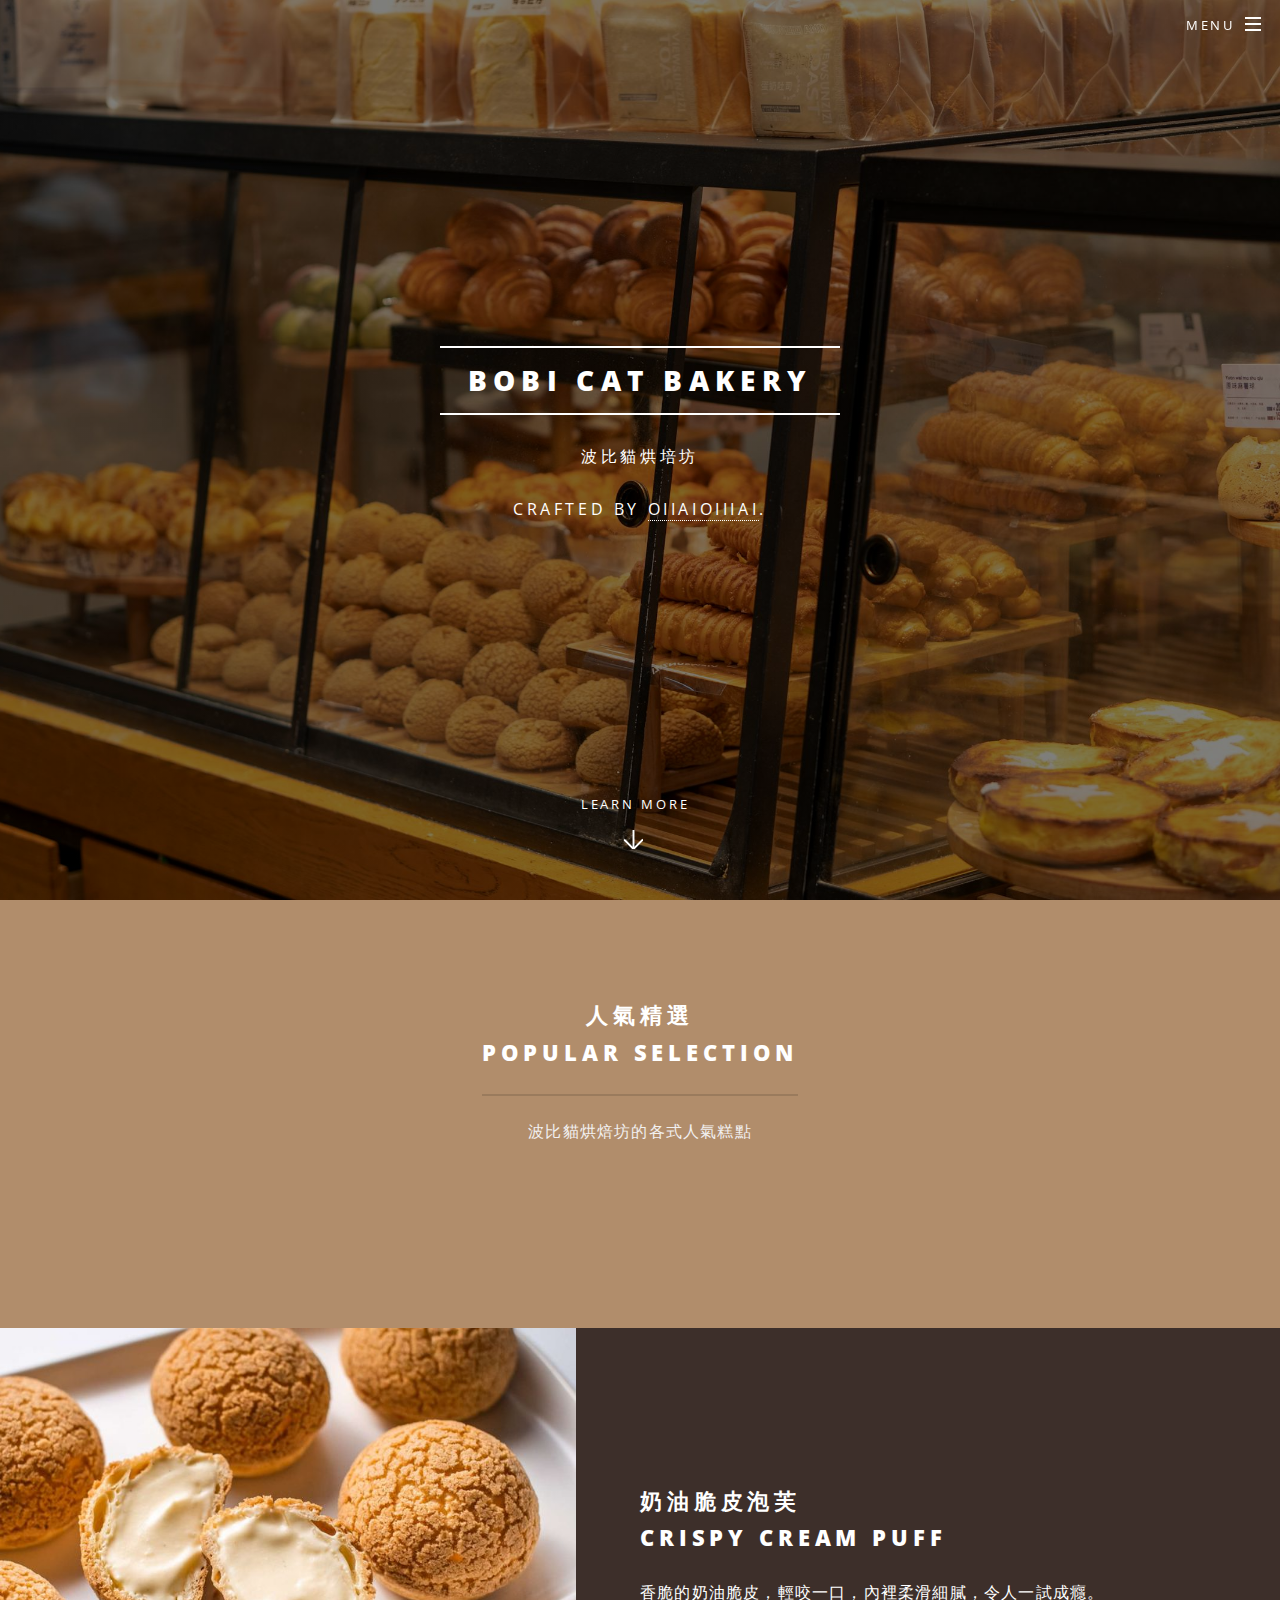
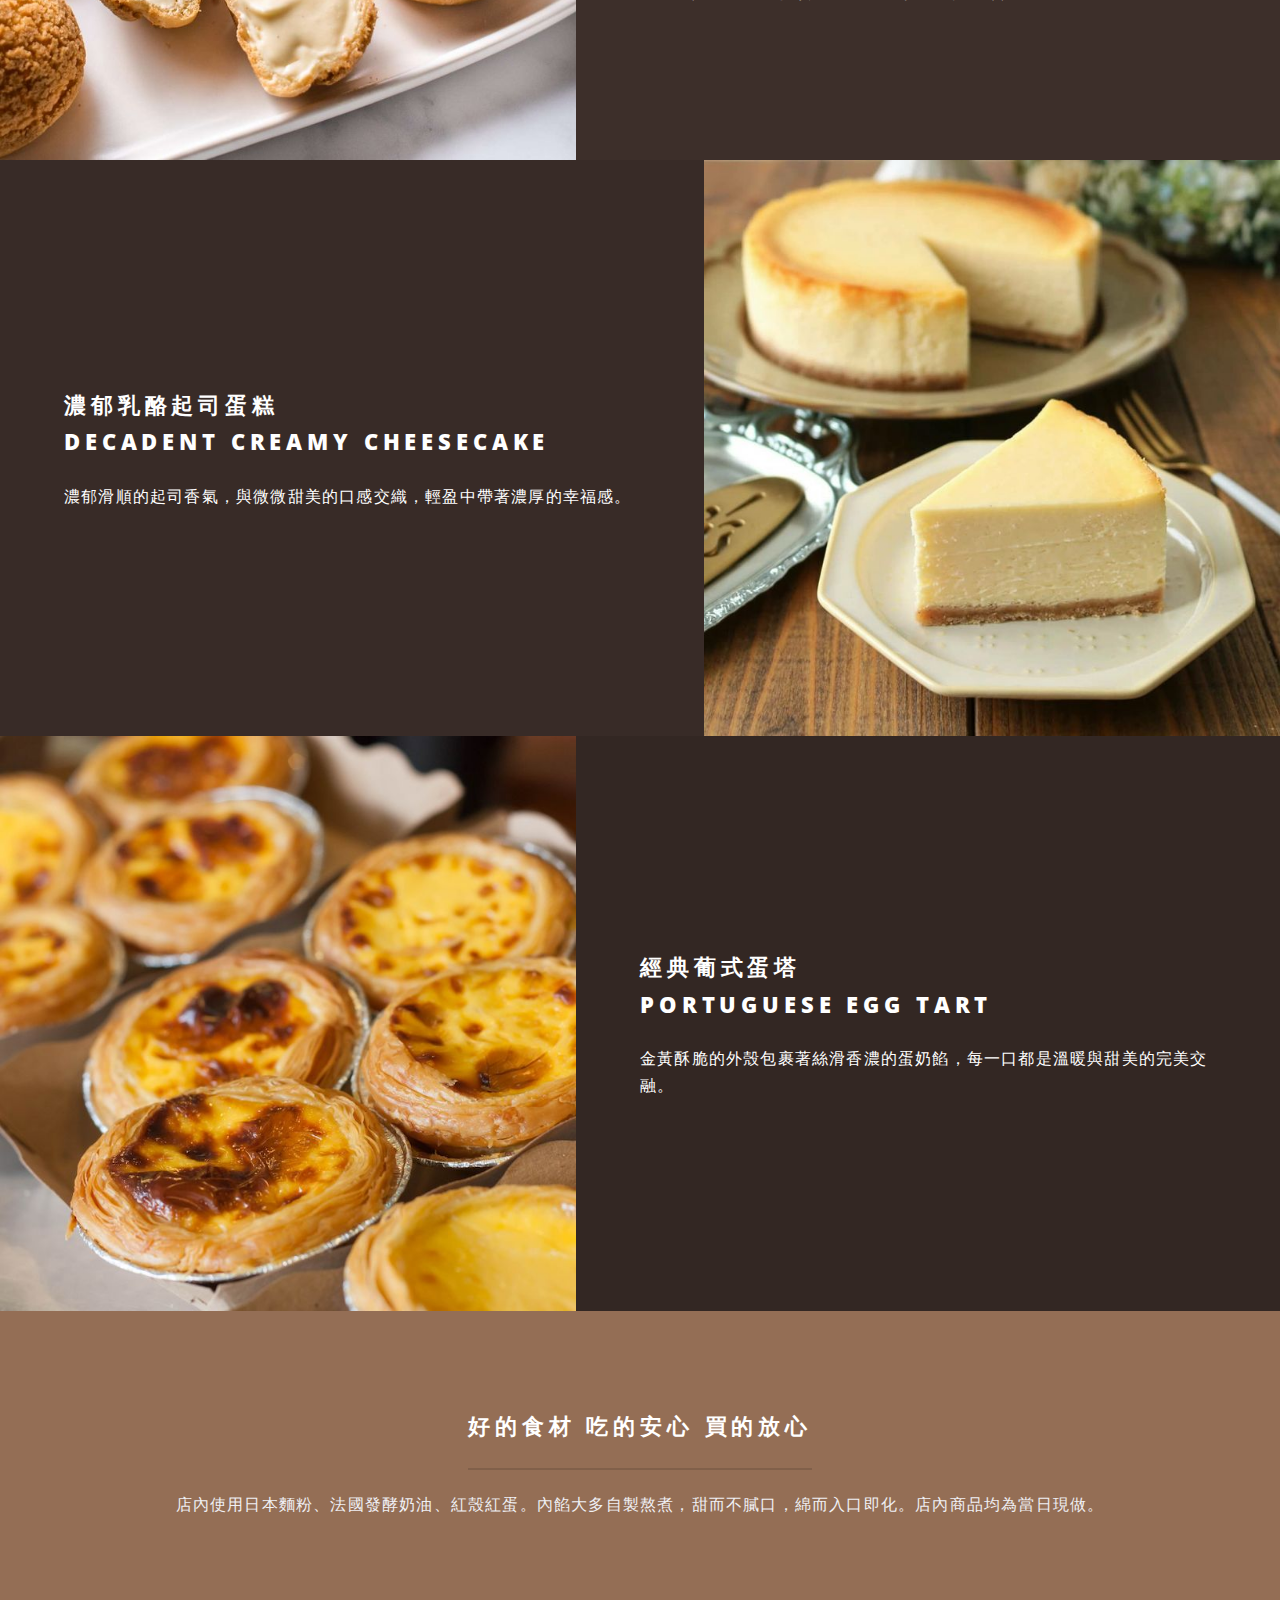
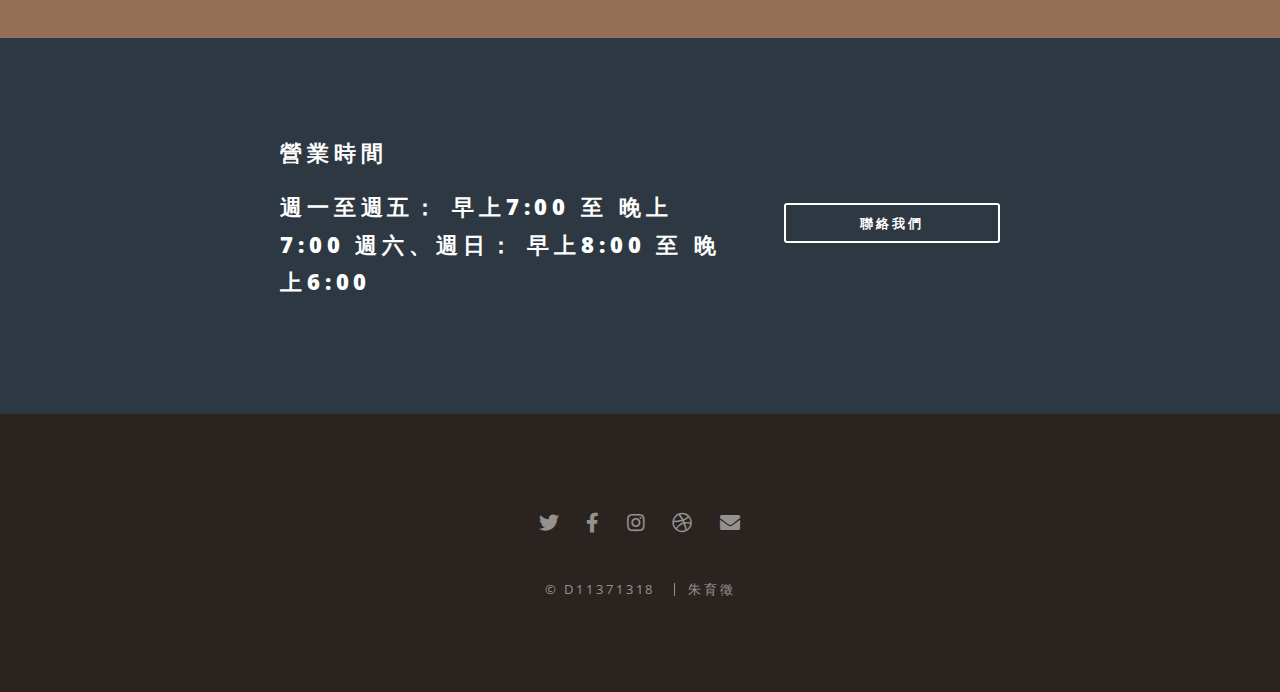
<file: endterm-20250103T071335Z-001/endterm/index.html>
<!DOCTYPE HTML>
<!--
	Spectral by HTML5 UP
	html5up.net | @ajlkn
	Free for personal and commercial use under the CCA 3.0 license (html5up.net/license)
-->
<html>

<head>
	<title>BOBI BAKERY</title>
	<meta charset="utf-8" />
	<meta name="viewport" content="width=device-width, initial-scale=1, user-scalable=no" />
	<link rel="stylesheet" href="assets/css/main.css" />
	<noscript>
		<link rel="stylesheet" href="assets/css/noscript.css" />
	</noscript>
</head>

<body class="landing is-preload">

	<!-- Page Wrapper -->
	<div id="page-wrapper">

		<!-- Header -->
		<header id="header" class="alt">
			<h1><a href="index.html">bobi cat</a></h1>
			<nav id="nav">
				<ul>
					<li class="special">
						<a href="#menu" class="menuToggle"><span>Menu</span></a>
						<div id="menu">
							<ul>
								<li><a href="index.html">首頁</a></li>
								<li><a href="generic.html">關於我們</a></li>
								<li><a href="elements.html">麵包類</a></li>
								<li><a href="cake.html">Q&A 常見問題</a></li>
								<li><a href="contact.html">聯絡方式</a></li>
								
							</ul>
						</div>
					</li>
				</ul>
			</nav>
		</header>

		<!-- Banner -->
		<section id="banner">
			<div class="inner">
				<h2>BOBI CAT BAKERY</h2>
				<p>波比貓烘培坊<br />
					<br />
					crafted by <a href="https://www.youtube.com/watch?v=CXJJDxg7Mos">oiiaioiiiai</a>.</p>
				
			</div>
			<a href="#one" class="more scrolly">Learn More</a>
		</section>

		<!-- One -->
		<section id="one" class="wrapper style1 special">
			<div class="inner">
				<header class="major">
					<h2>人氣精選<br />
						popular selection</h2>
					<p>波比貓烘焙坊的各式人氣糕點</p>
				</header>
				<ul class="icons major">
					
					
					
				</ul>
			</div>
		</section>

		<!-- Two -->
		<section id="two" class="wrapper alt style2">
			<section class="spotlight">
				<div class="image"><img src="images/pic01.jpg" alt="" /></div>
				<div class="content">
					<h2>奶油脆皮泡芙<br />
						Crispy Cream Puff</h2>
					<p>香脆的奶油脆皮，輕咬一口，內裡柔滑細膩，令人一試成癮。</p>
				</div>
			</section>
			<section class="spotlight">
				<div class="image"><img src="images/pic02.jpg" alt="" /></div>
				<div class="content">
					<h2>濃郁乳酪起司蛋糕<br />
						Decadent Creamy Cheesecake</h2>
					<p>濃郁滑順的起司香氣，與微微甜美的口感交織，輕盈中帶著濃厚的幸福感。</p>
				</div>
			</section>
			<section class="spotlight">
				<div class="image"><img src="images/pic03.jpg" alt="" /></div>
				<div class="content">
					<h2>經典葡式蛋塔<br />
						Portuguese Egg Tart</h2>
					<p>金黃酥脆的外殼包裹著絲滑香濃的蛋奶餡，每一口都是溫暖與甜美的完美交融。</p>
				</div>
			</section>
		</section>

		<!-- Three -->
		<section id="three" class="wrapper style3 special">
			<div class="inner">
				<header class="major">
					<h2>好的食材 吃的安心 買的放心</h2>
					<p>店內使用日本麵粉、法國發酵奶油、紅殼紅蛋。內餡大多自製熬煮，甜而不膩口，綿而入口即化。店內商品均為當日現做。</p>
				
					</li>
				</ul>
			</div>
		</section>

		<!-- CTA -->
		<section id="cta" class="wrapper style4">
			<div class="inner">
				<header>
					<h2>營業時間<h2>
					<p>週一至週五： 早上7:00 至 晚上7:00
						週六、週日： 早上8:00 至 晚上6:00</p>
				</header>
				<ul class="actions stacked">
					<br>
					<br>
					
					<li><a href="contact.html" class="button fit">聯絡我們</a></li>
				</ul>
			</div>
		</section>

		<!-- Footer -->
		<footer id="footer">
			<ul class="icons">
				<li><a href="https://x.com/yyuu_zzz" class="icon brands fa-twitter" target="_blank"><span class="label">Twitter</span></a></li>
				<li><a href="https://www.facebook.com/yu.zheng.52056223" class="icon brands fa-facebook-f"  target="_blank"><span class="label">Facebook</span></a></li>
				<li><a href="https://www.instagram.com/yuzzz_chu/" class="icon brands fa-instagram"  target="_blank"><span class="label">Instagram</span></a></li>
				<li><a href="https://dribbble.com/" class="icon brands fa-dribbble" target="_blank"><span class="label" >Dribbble</span></a></li>
				<li><a href="https://workspace.google.com/intl/zh-TW/gmail/" class="icon solid fa-envelope"  target="_blank"><span class="label">Email</span></a></li>
			</ul>
			<ul class="copyright">
				<li>&copy; D11371318
				</li>
				<li>朱育徵</a></li>
			</ul>
		</footer>

	</div>

	<!-- Scripts -->
	<script src="assets/js/jquery.min.js"></script>
	<script src="assets/js/jquery.scrollex.min.js"></script>
	<script src="assets/js/jquery.scrolly.min.js"></script>
	<script src="assets/js/browser.min.js"></script>
	<script src="assets/js/breakpoints.min.js"></script>
	<script src="assets/js/util.js"></script>
	<script src="assets/js/main.js"></script>

</body>

</html>
</file>
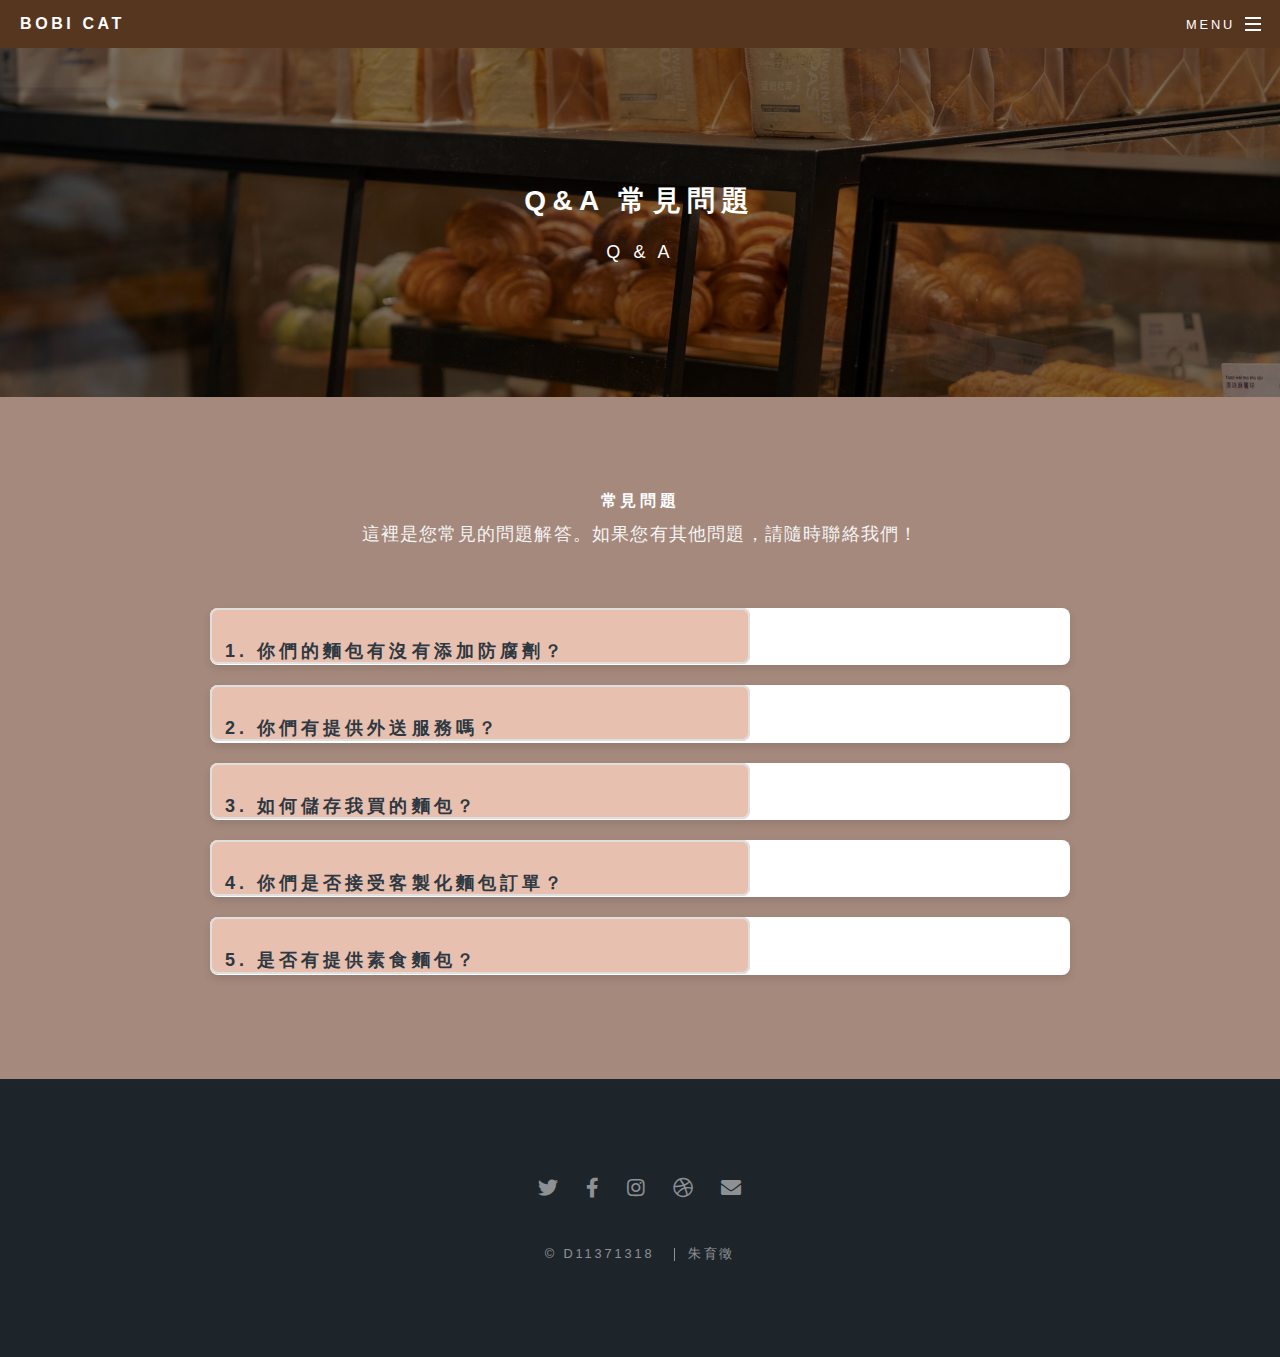
<file: endterm-20250103T071335Z-001/endterm/cake.html>
<!DOCTYPE HTML>
<!--
	Spectral by HTML5 UP
	html5up.net | @ajlkn
	Free for personal and commercial use under the CCA 3.0 license (html5up.net/license)
-->
<html>
	<head>
		<title>BOBI CAT Q&A 常見問題</title>
		<meta charset="utf-8" />
		<meta name="viewport" content="width=device-width, initial-scale=1, user-scalable=no" />
		<link rel="stylesheet" href="assets/css/main.css" />
		<noscript><link rel="stylesheet" href="assets/css/noscript.css" /></noscript>
	</head>
	<body class="is-preload">

		<!-- Page Wrapper -->
			<div id="page-wrapper">

				<!-- Header -->
					<header id="header">
						<h1><a href="index.html">bobi cat</a></h1>
						<nav id="nav">
							<ul>
								<li class="special">
									<a href="#menu" class="menuToggle"><span>Menu</span></a>
									<div id="menu">
										<ul>
											<li><a href="index.html">首頁</a></li>
							            	<li><a href="generic.html">關於我們</a></li>
								            <li><a href="elements.html">麵包類</a></li>
							             	<li><a href="cake.html">Q&A 常見問題</a></li>
								            <li><a href="contact.html">聯絡方式</a></li>
											
										</ul>
									</div>
								</li>
							</ul>
						</nav>
					</header>

				<!-- Main -->
					<article id="main">
						<header>
							<h2>Q&A 常見問題</h2>
							<p>Q & A</p>
						</header>
						<section class="wrapper style5">
							<div class="inner">

							
<head>
    <meta charset="UTF-8">
    <meta name="viewport" content="width=device-width, initial-scale=1.0">
    <title>常見問題 | 麵包店</title>
    <link rel="stylesheet" href="styles.css"> <!-- 引用CSS樣式 -->
</head>
<body>
    <header>
        <h1>常見問題</h1>
        <p>這裡是您常見的問題解答。如果您有其他問題，請隨時聯絡我們！</p>
    </header>

    <section class="faq-container">
        <!-- 問題 1 -->
        <div class="faq-item">
            <button class="faq-question">1. 你們的麵包有沒有添加防腐劑？</button>
            <div class="faq-answer">
                <p>我們的麵包不含任何防腐劑，使用新鮮的天然原料製作，每日現做現賣。</p>
            </div>
        </div>

        <!-- 問題 2 -->
        <div class="faq-item">
            <button class="faq-question">2. 你們有提供外送服務嗎？</button>
            <div class="faq-answer">
                <p>您可以透過我們的網站或合作的外送平台進行訂購。</p>
            </div>
        </div>

        <!-- 問題 3 -->
        <div class="faq-item">
            <button class="faq-question">3. 如何儲存我買的麵包？</button>
            <div class="faq-answer">
                <p>我們建議您將麵包保存在密封袋中，並放置在陰涼乾燥處。若要保持更長時間的新鮮，可以將麵包冷凍保存。</p>
            </div>
        </div>

        <!-- 問題 4 -->
        <div class="faq-item">
            <button class="faq-question">4. 你們是否接受客製化麵包訂單？</button>
            <div class="faq-answer">
                <p>我們接受客製化訂單。無論是特殊口味或外型，我們都可以根據您的需求來製作。</p>
            </div>
        </div>

        <!-- 問題 5 -->
        <div class="faq-item">
            <button class="faq-question">5. 是否有提供素食麵包？</button>
            <div class="faq-answer">
                <p>我們有提供多款素食麵包，並且會標註清楚是否含有動物性成分，您可以放心選購。</p>
            </div>
        </div>
    </section>

    

    <script src="faq.js"></script> <!-- 引入JS檔案，處理折疊效果 -->
</body>
</html>


							</div>
						</section>
					</article>

				<!-- Footer -->
		<footer id="footer">
			<ul class="icons">
				<li><a href="https://x.com/yyuu_zzz" class="icon brands fa-twitter" target="_blank"><span class="label">Twitter</span></a></li>
				<li><a href="https://www.facebook.com/yu.zheng.52056223" class="icon brands fa-facebook-f"  target="_blank"><span class="label">Facebook</span></a></li>
				<li><a href="https://www.instagram.com/yuzzz_chu/" class="icon brands fa-instagram"  target="_blank"><span class="label">Instagram</span></a></li>
				<li><a href="https://dribbble.com/" class="icon brands fa-dribbble" target="_blank"><span class="label" >Dribbble</span></a></li>
				<li><a href="https://workspace.google.com/intl/zh-TW/gmail/" class="icon solid fa-envelope"  target="_blank"><span class="label">Email</span></a></li>
			</ul>
			<ul class="copyright">
				<li>&copy; D11371318
				</li>
				<li>朱育徵</a></li>
			</ul>
		</footer>

			</div>

		<!-- Scripts -->
			<script src="assets/js/jquery.min.js"></script>
			<script src="assets/js/jquery.scrollex.min.js"></script>
			<script src="assets/js/jquery.scrolly.min.js"></script>
			<script src="assets/js/browser.min.js"></script>
			<script src="assets/js/breakpoints.min.js"></script>
			<script src="assets/js/util.js"></script>
			<script src="assets/js/main.js"></script>

	</body>
</html>
</file>
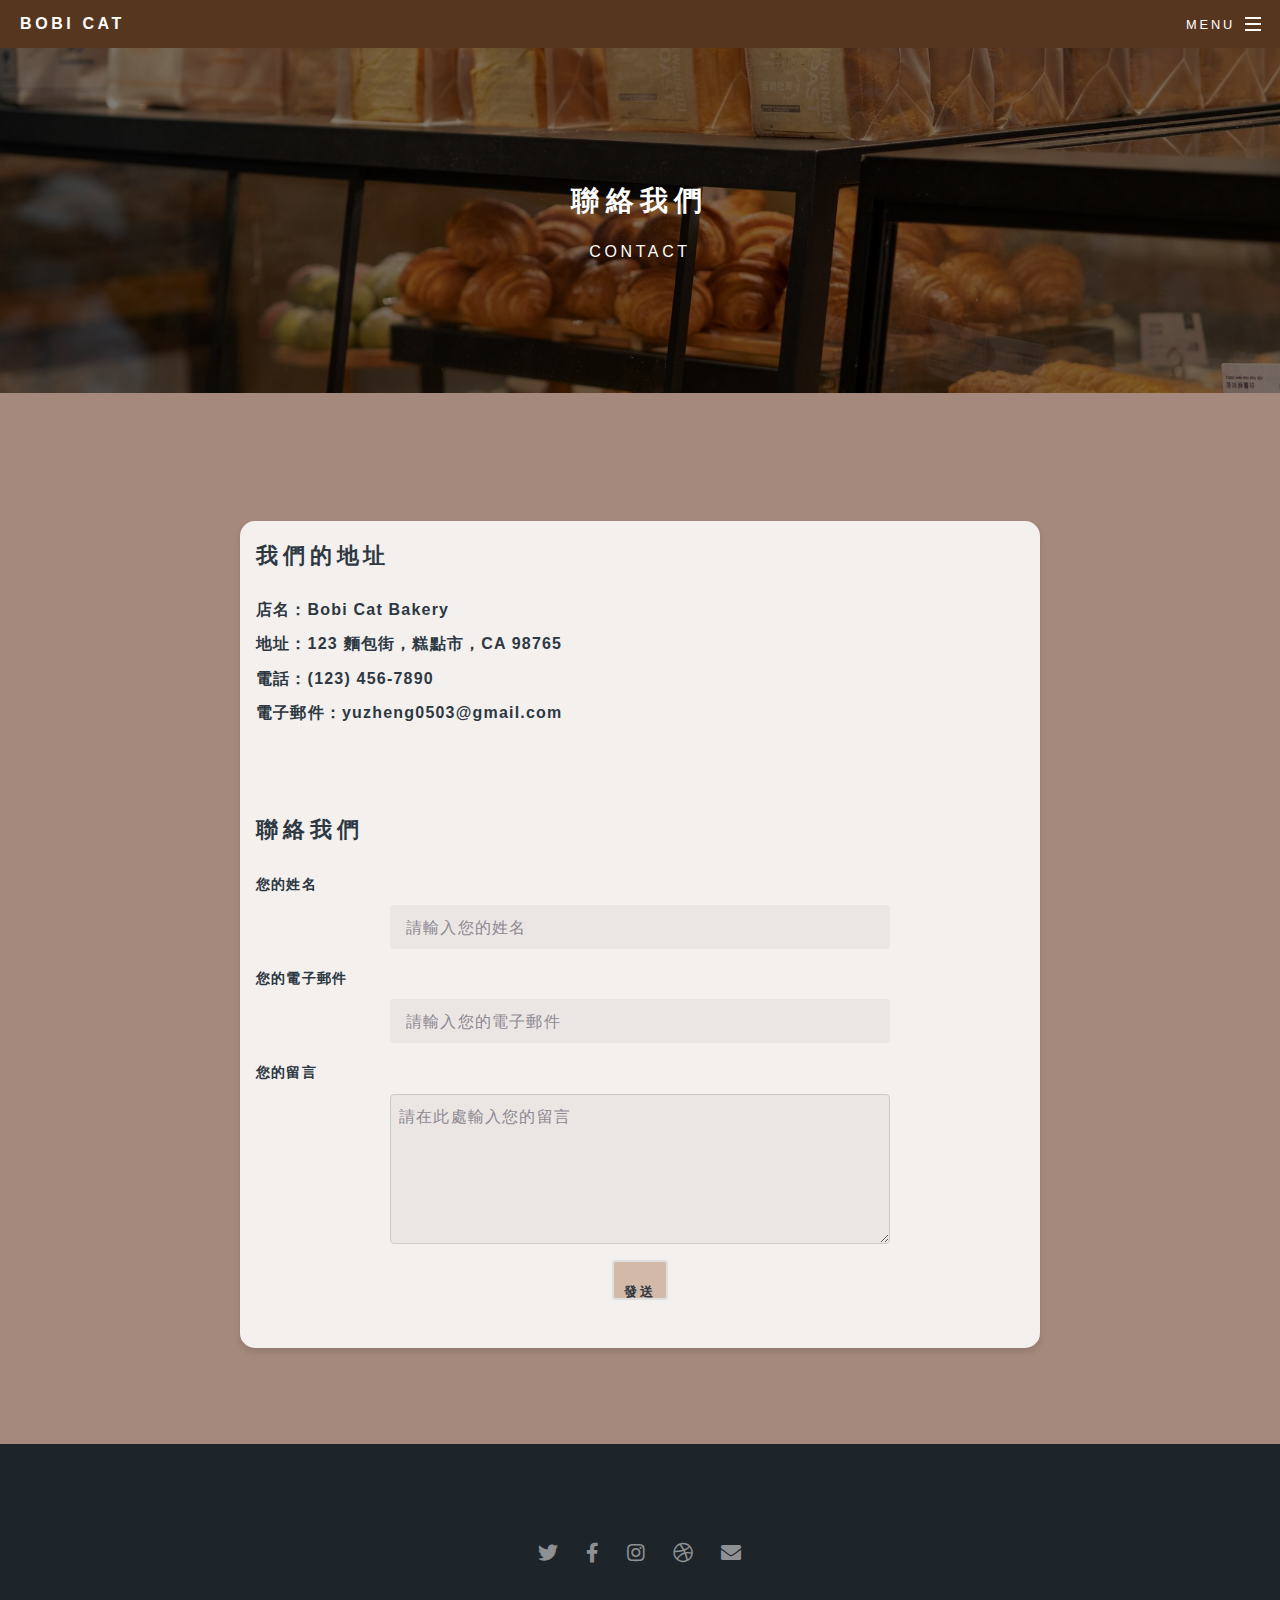
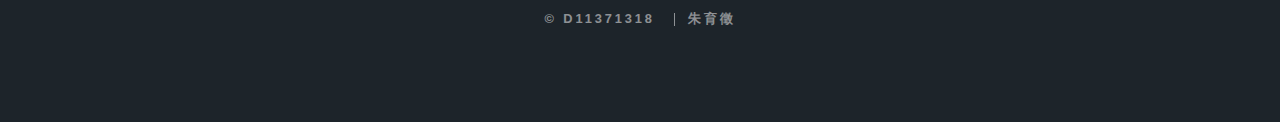
<file: endterm-20250103T071335Z-001/endterm/contact.html>
<!DOCTYPE HTML>
<!--
	Spectral by HTML5 UP
	html5up.net | @ajlkn
	Free for personal and commercial use under the CCA 3.0 license (html5up.net/license)
-->
<html>
	<head>
		<title>BOBI CAT 聯絡方式</title>
		<meta charset="utf-8" />
		<meta name="viewport" content="width=device-width, initial-scale=1, user-scalable=no" />
		<link rel="stylesheet" href="assets/css/main.css" />
		<noscript><link rel="stylesheet" href="assets/css/noscript.css" /></noscript>
	</head>
	<body class="is-preload">

		<!-- Page Wrapper -->
			<div id="page-wrapper">

				<!-- Header -->
					<header id="header">
						<h1><a href="index.html">bobi cat</a></h1>
						<nav id="nav">
							<ul>
								<li class="special">
									<a href="#menu" class="menuToggle"><span>Menu</span></a>
									<div id="menu">
										<ul>
											<li><a href="index.html">首頁</a></li>
								            <li><a href="generic.html">關於我們</a></li>
								            <li><a href="elements.html">麵包類</a></li>
								            <li><a href="cake.html">Q&A 常見問題</a></li>
								            <li><a href="contact.html">聯絡方式</a></li>
										</ul>
									</div>
								</li>
							</ul>
						</nav>
					</header>

				<!-- Main -->
					<article id="main">
						<header>
							<h2>聯絡我們</h2>
							<p>CONTACT</p>
						</header>
						<section class="wrapper style5">
							<div class="inner">

								<style>
									body {
										font-family: Arial, sans-serif;
										margin: 0;
										padding: 0;
										background-color: #f9f9f9;
									}
									header {
										background-color: #d35400;
										color: white;
										padding: 1rem;
										text-align: center;
									}
									.container {
										max-width: 800px;
										margin: 2rem auto;
										padding: 1rem;
										background-color: rgba(255, 255, 255, 0.87);
										box-shadow: 0 4px 6px rgba(0, 0, 0, 0.1);
										border-radius: 15px;
									}
									h1, h2 {
										color: #ffffff;
									}
									.contact-info {
										margin-bottom: 2rem;
									}
									.contact-info p {
										margin: 0.5rem 0;
									}
									form {
										display: flex;
										flex-direction: column;
										align-items: center;
									}
									form label {
										margin-bottom: 0.5rem;
										font-weight: bold;
										align-self: flex-start;
									}
									form input, form textarea {
										margin-bottom: 1rem;
										padding: 0.5rem;
										border: 1px solid #ccc;
										border-radius: 4px;
										width: 100%;
										max-width: 500px;
									}
									form button {
										padding: 0.75rem;
										background-color: #d3b9a8;
										color: white;
										border: none;
										border-radius: 4px;
										cursor: pointer;
										align-self: center;
                                        text-align: center; 
									}
									form button:hover {
										background-color: #e67e22;
									}
								</style>
							</head>
							<body>
								
							
								<div class="container">
									<section class="contact-info">
										<h2>我們的地址</h2>
										<p><strong>店名：Bobi Cat Bakery
										<p><strong>地址：</strong>123 麵包街，糕點市，CA 98765</p>
										<p><strong>電話：</strong>(123) 456-7890</p>
										<p><strong>電子郵件：</strong>yuzheng0503@gmail.com</p>
									</section>
							        <br>
									<br>
									<section class="contact-form">
										<h2>聯絡我們</h2>
										<form action="#" method="POST">
											<label for="name">您的姓名</label>
											<input type="text" id="name" name="name" placeholder="請輸入您的姓名" required>
							
											<label for="email">您的電子郵件</label>
											<input type="email" id="email" name="email" placeholder="請輸入您的電子郵件" required>
							
											<label for="message">您的留言</label>
											<textarea id="message" name="message" rows="5" placeholder="請在此處輸入您的留言" required></textarea>
							
											<button type="submit">發送</button>
										</form>
									</section>
								</div>
							</body>

								
								

								

								
							</div>
						</section>
					</article>

				<!-- Footer -->
		<footer id="footer">
			<ul class="icons">
				<li><a href="https://x.com/yyuu_zzz" class="icon brands fa-twitter" target="_blank"><span class="label">Twitter</span></a></li>
				<li><a href="https://www.facebook.com/yu.zheng.52056223" class="icon brands fa-facebook-f"  target="_blank"><span class="label">Facebook</span></a></li>
				<li><a href="https://www.instagram.com/yuzzz_chu/" class="icon brands fa-instagram"  target="_blank"><span class="label">Instagram</span></a></li>
				<li><a href="https://dribbble.com/" class="icon brands fa-dribbble" target="_blank"><span class="label" ">Dribbble</span></a></li>
				<li><a href="https://workspace.google.com/intl/zh-TW/gmail/" class="icon solid fa-envelope"  target="_blank"><span class="label">Email</span></a></li>
			</ul>
			<ul class="copyright">
				<li>&copy; D11371318
				</li>
				<li>朱育徵</a></li>
			</ul>
		</footer>

			</div>

		<!-- Scripts -->
			<script src="assets/js/jquery.min.js"></script>
			<script src="assets/js/jquery.scrollex.min.js"></script>
			<script src="assets/js/jquery.scrolly.min.js"></script>
			<script src="assets/js/browser.min.js"></script>
			<script src="assets/js/breakpoints.min.js"></script>
			<script src="assets/js/util.js"></script>
			<script src="assets/js/main.js"></script>

	</body>
</html>
</file>
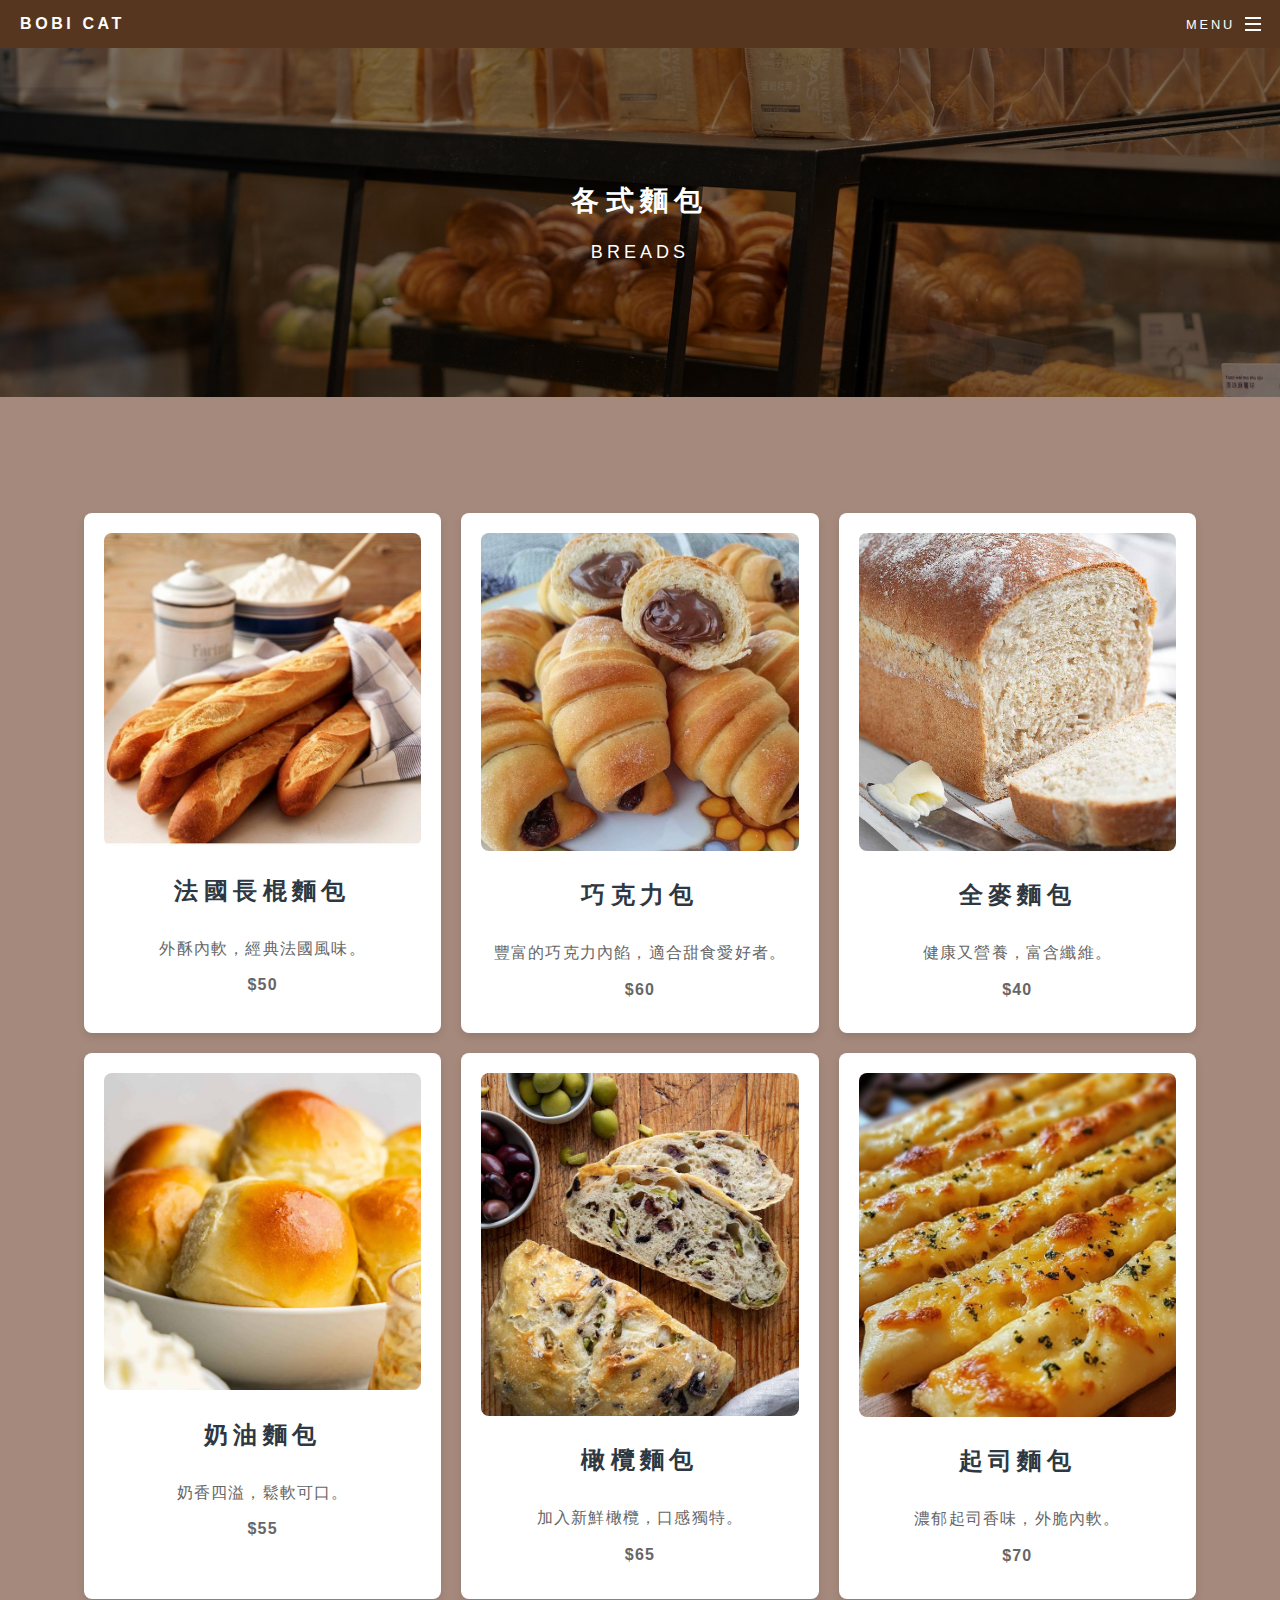
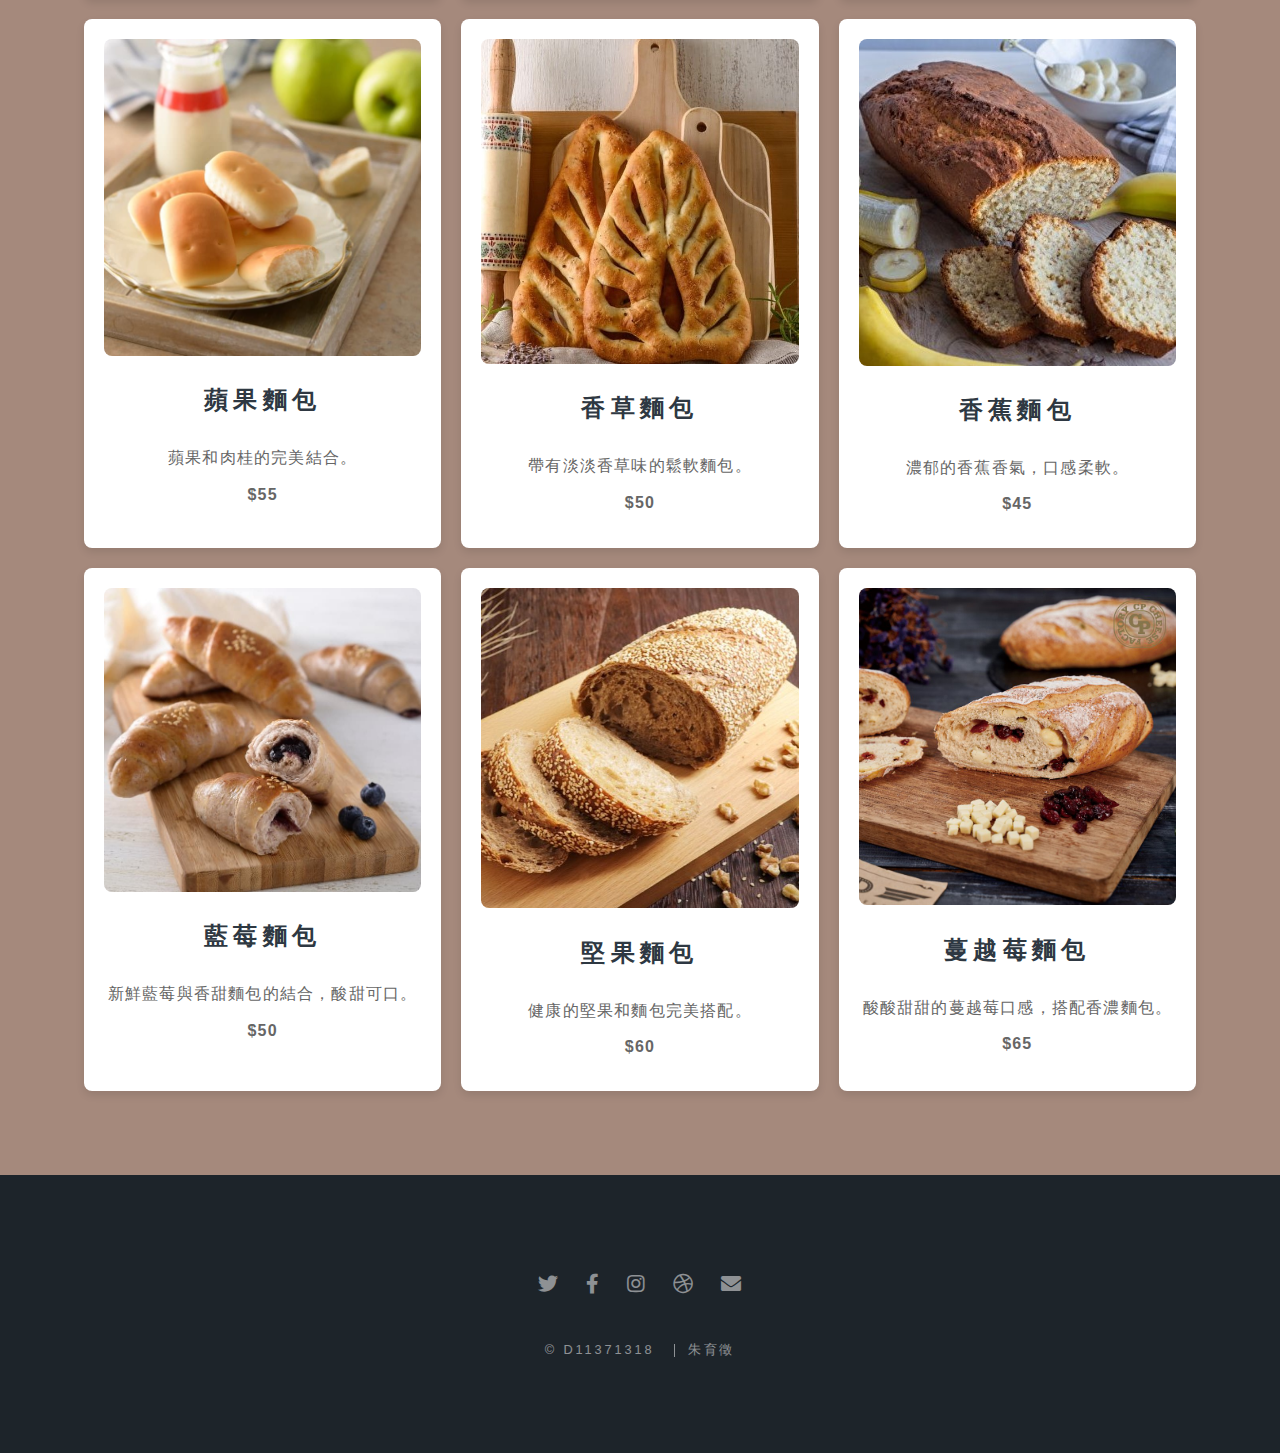
<file: endterm-20250103T071335Z-001/endterm/elements.html>
<!DOCTYPE HTML>
<!--
	Spectral by HTML5 UP
	html5up.net | @ajlkn
	Free for personal and commercial use under the CCA 3.0 license (html5up.net/license)
-->
<html>
	<head>
		<title>BOBI CAT 麵包</title>
		<meta charset="utf-8" />
		<meta name="viewport" content="width=device-width, initial-scale=1, user-scalable=no" />
		<link rel="stylesheet" href="assets/css/main.css" />
		<noscript><link rel="stylesheet" href="assets/css/noscript.css" /></noscript>
	</head>
	<body class="is-preload">

		<!-- Page Wrapper -->
			<div id="page-wrapper">

				<!-- Header -->
					<header id="header" >
						<h1><a href="index.html">bobi cat</a></h1>
						<nav id="nav">
							<ul>
								<li class="special">
									<a href="#menu" class="menuToggle"><span>Menu</span></a>
									<div id="menu">
										<ul>
											<li><a href="index.html">首頁</a></li>
							             	<li><a href="generic.html">關於我們</a></li>
							            	<li><a href="elements.html">麵包類</a></li>
								            <li><a href="cake.html">Q&A 常見問題</a></li>
								            <li><a href="contact.html">聯絡方式</a></li>
											
										</ul>
									</div>
								</li>
							</ul>
						</nav>
					</header>

				<!-- Main -->
					<article id="main">
						<header>
							<h2>各式麵包</h2>
							<p>breads</p>
						</header>
						<section class="wrapper style5">
							<div class="inner">

							
								<head>
									<meta charset="UTF-8">
									<meta name="viewport" content="width=device-width, initial-scale=1.0">
									<title>麵包介紹</title>
									<link rel="stylesheet" href="styles.css"> <!-- 引用CSS檔案 -->
								</head>
								<body>
									
									
									<section class="bread-gallery">
										<!-- 麵包卡片 -->
										<div class="bread-card">
											<img src="bread1.jpg" alt="法國長棍麵包">
											<h2>法國長棍麵包</h2>
											<p>外酥內軟，經典法國風味。</p>
											<p class="price">$50</p>
										</div>
										
										<div class="bread-card">
											<img src="bread2.jpg" alt="巧克力包">
											<h2>巧克力包</h2>
											<p>豐富的巧克力內餡，適合甜食愛好者。</p>
											<p class="price">$60</p>
										</div>
								
										<div class="bread-card">
											<img src="bread3.jpg" alt="全麥麵包">
											<h2>全麥麵包</h2>
											<p>健康又營養，富含纖維。</p>
											<p class="price">$40</p>
										</div>
								
										<div class="bread-card">
											<img src="bread4.jpg" alt="奶油麵包">
											<h2>奶油麵包</h2>
											<p>奶香四溢，鬆軟可口。</p>
											<p class="price">$55</p>
										</div>
								
										<div class="bread-card">
											<img src="bread5.jpg" alt="橄欖麵包">
											<h2>橄欖麵包</h2>
											<p>加入新鮮橄欖，口感獨特。</p>
											<p class="price">$65</p>
										</div>
								
										<div class="bread-card">
											<img src="bread6.jpg" alt="起司包">
											<h2>起司麵包</h2>
											<p>濃郁起司香味，外脆內軟。</p>
											<p class="price">$70</p>
										</div>
								
										<div class="bread-card">
											<img src="bread7.jpg" alt="蘋果麵包">
											<h2>蘋果麵包</h2>
											<p>蘋果和肉桂的完美結合。</p>
											<p class="price">$55</p>
										</div>
								
										<div class="bread-card">
											<img src="bread8.jpg" alt="香草麵包">
											<h2>香草麵包</h2>
											<p>帶有淡淡香草味的鬆軟麵包。</p>
											<p class="price">$50</p>
										</div>
								
										<div class="bread-card">
											<img src="bread9.jpg" alt="香蕉麵包">
											<h2>香蕉麵包</h2>
											<p>濃郁的香蕉香氣，口感柔軟。</p>
											<p class="price">$45</p>
										</div>
								
										<div class="bread-card">
											<img src="bread10.jpg" alt="藍莓麵包">
											<h2>藍莓麵包</h2>
											<p>新鮮藍莓與香甜麵包的結合，酸甜可口。</p>
											<p class="price">$50</p>
										</div>
								
										<div class="bread-card">
											<img src="bread11.jpg" alt="堅果麵包">
											<h2>堅果麵包</h2>
											<p>健康的堅果和麵包完美搭配。</p>
											<p class="price">$60</p>
										</div>
								
										<div class="bread-card">
											<img src="bread12.jpg" alt="蔓越莓麵包">
											<h2>蔓越莓麵包</h2>
											<p>酸酸甜甜的蔓越莓口感，搭配香濃麵包。</p>
											<p class="price">$65</p>
										</div>
									</section>
							

								
								
															</div>
														</section>
													</article>		

				<!-- Footer -->
		<footer id="footer">
			<ul class="icons">
				<li><a href="https://x.com/yyuu_zzz" class="icon brands fa-twitter" target="_blank"><span class="label">Twitter</span></a></li>
				<li><a href="https://www.facebook.com/yu.zheng.52056223" class="icon brands fa-facebook-f"  target="_blank"><span class="label">Facebook</span></a></li>
				<li><a href="https://www.instagram.com/yuzzz_chu/" class="icon brands fa-instagram"  target="_blank"><span class="label">Instagram</span></a></li>
				<li><a href="https://dribbble.com/" class="icon brands fa-dribbble" target="_blank"><span class="label" >Dribbble</span></a></li>
				<li><a href="https://workspace.google.com/intl/zh-TW/gmail/" class="icon solid fa-envelope"  target="_blank"><span class="label">Email</span></a></li>
			</ul>
			<ul class="copyright">
				<li>&copy; D11371318
				</li>
				<li>朱育徵</a></li>
			</ul>
		</footer>

		<!-- Scripts -->
			<script src="assets/js/jquery.min.js"></script>
			<script src="assets/js/jquery.scrollex.min.js"></script>
			<script src="assets/js/jquery.scrolly.min.js"></script>
			<script src="assets/js/browser.min.js"></script>
			<script src="assets/js/breakpoints.min.js"></script>
			<script src="assets/js/util.js"></script>
			<script src="assets/js/main.js"></script>

	</body>
</html>
</file>
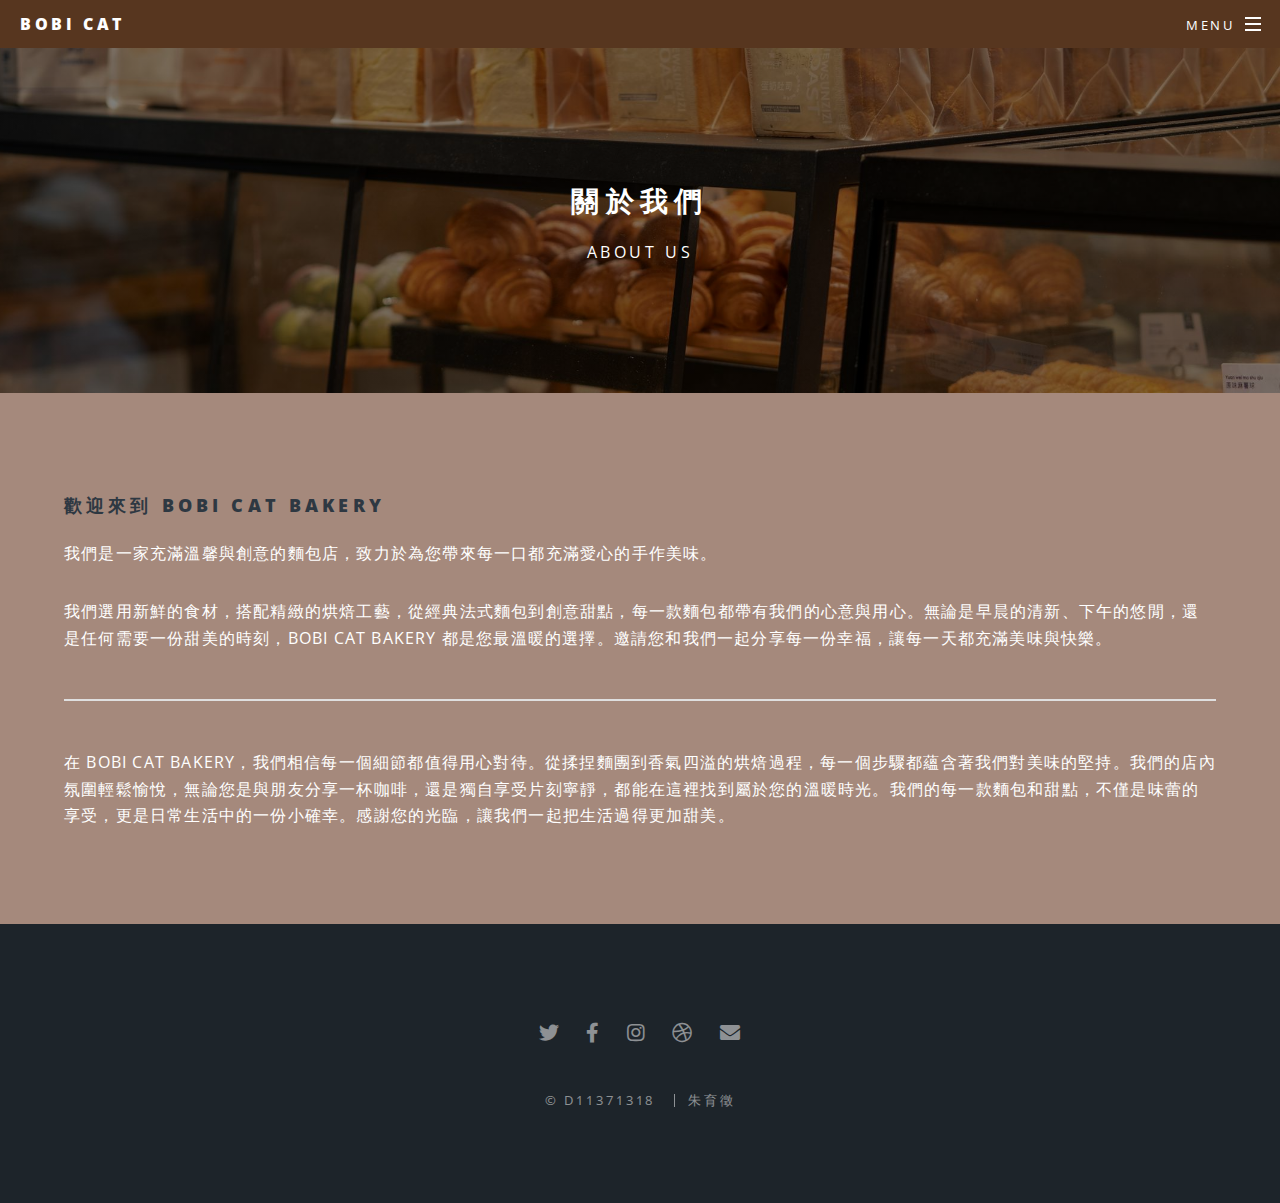
<file: endterm-20250103T071335Z-001/endterm/generic.html>
<!DOCTYPE HTML>
<!--
	Spectral by HTML5 UP
	html5up.net | @ajlkn
	Free for personal and commercial use under the CCA 3.0 license (html5up.net/license)
-->
<html>
	<head>
		<title>BOBI CAT 關於我們</title>
		<meta charset="utf-8" />
		<meta name="viewport" content="width=device-width, initial-scale=1, user-scalable=no" />
		<link rel="stylesheet" href="assets/css/main.css" />
		<noscript><link rel="stylesheet" href="assets/css/noscript.css" /></noscript>
	</head>
	<body class="is-preload">

		<!-- Page Wrapper -->
			<div id="page-wrapper">

				<!-- Header -->
					<header id="header">
						<h1><a href="index.html">bobi cat</a></h1>
						<nav id="nav">
							<ul>
								<li class="special">
									<a href="#menu" class="menuToggle"><span>Menu</span></a>
									<div id="menu">
										<ul>
											<li><a href="index.html">首頁</a></li>
								            <li><a href="generic.html">關於我們</a></li>
							            	<li><a href="elements.html">麵包類</a></li>
								            <li><a href="cake.html">Q&A 常見問題</a></li>
							            	<li><a href="contact.html">聯絡方式</a></li>
										</ul>
									</div>
								</li>
							</ul>
						</nav>
					</header>

				<!-- Main -->
					<article id="main">
						<header>
							<h2>關於我們</h2>
							<p>About us</p>
						</header>
						<section class="wrapper style5">
							<div class="inner">

								<h3>歡迎來到 BOBI CAT BAKERY</h3>
								<p>我們是一家充滿溫馨與創意的麵包店，致力於為您帶來每一口都充滿愛心的手作美味。</p>

								<p>我們選用新鮮的食材，搭配精緻的烘焙工藝，從經典法式麵包到創意甜點，每一款麵包都帶有我們的心意與用心。無論是早晨的清新、下午的悠閒，還是任何需要一份甜美的時刻，BOBI CAT BAKERY 都是您最溫暖的選擇。邀請您和我們一起分享每一份幸福，讓每一天都充滿美味與快樂。</p>

								<hr />

								<p>在 BOBI CAT BAKERY，我們相信每一個細節都值得用心對待。從揉捏麵團到香氣四溢的烘焙過程，每一個步驟都蘊含著我們對美味的堅持。我們的店內氛圍輕鬆愉悅，無論您是與朋友分享一杯咖啡，還是獨自享受片刻寧靜，都能在這裡找到屬於您的溫暖時光。我們的每一款麵包和甜點，不僅是味蕾的享受，更是日常生活中的一份小確幸。感謝您的光臨，讓我們一起把生活過得更加甜美。</p>

							</div>
						</section>
					</article>

				<!-- Footer -->
		<footer id="footer">
			<ul class="icons">
				<li><a href="https://x.com/yyuu_zzz" class="icon brands fa-twitter" target="_blank"><span class="label">Twitter</span></a></li>
				<li><a href="https://www.facebook.com/yu.zheng.52056223" class="icon brands fa-facebook-f"  target="_blank"><span class="label">Facebook</span></a></li>
				<li><a href="https://www.instagram.com/yuzzz_chu/" class="icon brands fa-instagram"  target="_blank"><span class="label">Instagram</span></a></li>
				<li><a href="https://dribbble.com/" class="icon brands fa-dribbble" target="_blank"><span class="label" >Dribbble</span></a></li>
				<li><a href="https://workspace.google.com/intl/zh-TW/gmail/" class="icon solid fa-envelope"  target="_blank"><span class="label">Email</span></a></li>
			</ul>
			<ul class="copyright">
				<li>&copy; D11371318
				</li>
				<li>朱育徵</a></li>
			</ul>
		</footer>

			</div>

		<!-- Scripts -->
			<script src="assets/js/jquery.min.js"></script>
			<script src="assets/js/jquery.scrollex.min.js"></script>
			<script src="assets/js/jquery.scrolly.min.js"></script>
			<script src="assets/js/browser.min.js"></script>
			<script src="assets/js/breakpoints.min.js"></script>
			<script src="assets/js/util.js"></script>
			<script src="assets/js/main.js"></script>

	</body>
</html>
</file>
<file: endterm-20250103T071335Z-001/endterm/assets/css/noscript.css>
/*
	Spectral by HTML5 UP
	html5up.net | @ajlkn
	Free for personal and commercial use under the CCA 3.0 license (html5up.net/license)
*/

/* Banner */

	body.is-preload #banner h2 {
		-moz-transform: none;
		-webkit-transform: none;
		-ms-transform: none;
		transform: none;
		opacity: 1;
	}

		body.is-preload #banner h2:before, body.is-preload #banner h2:after {
			width: 100%;
		}

	body.is-preload #banner .more {
		-moz-transform: none;
		-webkit-transform: none;
		-ms-transform: none;
		transform: none;
		opacity: 1;
	}

	body.is-preload #banner:after {
		opacity: 0;
	}
</file>
<file: endterm-20250103T071335Z-001/endterm/styles.css>
/* 基本樣式設計 */
body {
    font-family: 'Arial', sans-serif;
    margin: 0;
    padding: 0;
    background-color: #f4f4f4;
}




/* 麵包展示區 */
.bread-gallery {
    display: grid;
    grid-template-columns: repeat(3, 1fr); /* 3列布局 */
    gap: 20px; /* 卡片間的間距 */
    padding: 20px;
    margin: 0 auto;
}

/* 每個麵包卡片 */
.bread-card {
    background-color: #fff;
    border-radius: 8px;
    overflow: hidden;
    box-shadow: 0 4px 8px rgba(0, 0, 0, 0.1);
    text-align: center;
    padding: 20px;
    transition: transform 0.3s ease;
}

/* 當鼠標懸停時的動畫效果 */
.bread-card:hover {
    transform: translateY(-10px);
}

/* 麵包卡片中的圖片 */
.bread-card img {
    width: 100%;
    height: auto;
    border-radius: 8px;
}

/* 麵包卡片的標題 */
.bread-card h2 {
    font-size: 24px;
    color: #333;
    margin-top: 15px;
}

/* 麵包卡片中的描述文字 */
.bread-card p {
    font-size: 16px;
    color: #666;
    margin: 10px 0;
}

/* 價格 */
.price {
    font-size: 20px;
    color: #ff5722;
    font-weight: bold;
}

/* 響應式設計 */
@media (max-width: 768px) {
    .bread-gallery {
        grid-template-columns: repeat(2, 1fr); /* 小屏幕時變成2列 */
    }
}

@media (max-width: 480px) {
    .bread-gallery {
        grid-template-columns: 1fr; /* 更小螢幕時變成單列 */
    }
}

/* 全域樣式 */


header {
    background-color: #96663a00;
    color: #fff;
    text-align: center;
    padding: １５px 0;
}



header p {
    font-size: 18px;
}

/* 常見問題區 */
.faq-container {
    padding: 20px;
    max-width: 900px;
    margin: 0 auto;
}

.faq-item {
    margin-bottom: 20px;
    background-color:  
    #fff;
    border-radius: 8px;
    box-shadow: 0 4px 8px rgba(0, 0, 0, 0.1);
}

.faq-question {
    background-color: #e7c0af;
    color: #fff;
    padding: 15px;
    width: 100%;
    text-align: left;
    border: none;
    font-size: 18px;
    cursor: pointer;
    border-radius: 8px;
    transition: background-color 0.3s;
}

.faq-question:hover {
    background-color: #ff9800;
}

.faq-answer {
    padding: 20px;
    display: none;  /* 默認隱藏答案 */
    background-color: #ccae9a;
    border-bottom-left-radius: 8px;
    border-bottom-right-radius: 8px;
}

footer {
    text-align: center;
    padding: 20px;
    background-color: #333;
    color: #fff;
}

/* 響應式設計 */
@media (max-width: 768px) {
  

    .faq-question {
        font-size: 16px;
    }

    .faq-answer {
        font-size: 14px;
    }
}
</file>
<file: endterm-20250103T071335Z-001/endterm/assets/css/main.css>
@import url(fontawesome-all.min.css);
@import url("https://fonts.googleapis.com/css?family=Open+Sans:400,400italic,600,600italic,800,800italic");

/*
	Spectral by HTML5 UP
	html5up.net | @ajlkn
	Free for personal and commercial use under the CCA 3.0 license (html5up.net/license)
*/

html, body, div, span, applet, object,
iframe, h1, h2, h3, h4, h5, h6, p, blockquote,
pre, a, abbr, acronym, address, big, cite,
code, del, dfn, em, img, ins, kbd, q, s, samp,
small, strike, strong, sub, sup, tt, var, b,
u, i, center, dl, dt, dd, ol, ul, li, fieldset,
form, label, legend, table, caption, tbody,
tfoot, thead, tr, th, td, article, aside,
canvas, details, embed, figure, figcaption,
footer, header, hgroup, menu, nav, output, ruby,
section, summary, time, mark, audio, video {
	margin: 0;
	padding: 0;
	border: 0;
	font-size: 100%;
	font: inherit;
	vertical-align: baseline;}

article, aside, details, figcaption, figure,
footer, header, hgroup, menu, nav, section {
	display: block;}

body {
	line-height: 1;
}

ol, ul {
	list-style: none;
}

blockquote, q {
	quotes: none;
}

	blockquote:before, blockquote:after, q:before, q:after {
		content: '';
		content: none;
	}

table {
	border-collapse: collapse;
	border-spacing: 0;
}

body {
	-webkit-text-size-adjust: none;
}

mark {
	background-color: transparent;
	color: inherit;
}

input::-moz-focus-inner {
	border: 0;
	padding: 0;
}

input, select, textarea {
	-moz-appearance: none;
	-webkit-appearance: none;
	-ms-appearance: none;
	appearance: none;
}

/* Basic */

	@-ms-viewport {
		width: device-width;
	}

	html {
		box-sizing: border-box;
	}

	*, *:before, *:after {
		box-sizing: inherit;
	}

	body {
		background: #2e3842;
	}

		body.is-preload *, body.is-preload *:before, body.is-preload *:after {
			-moz-animation: none !important;
			-webkit-animation: none !important;
			-ms-animation: none !important;
			animation: none !important;
			-moz-transition: none !important;
			-webkit-transition: none !important;
			-ms-transition: none !important;
			transition: none !important;
		}

	body, input, select, textarea {
		color: #ffffff;
		font-family: "Open Sans", Helvetica, sans-serif;
		font-size: 15pt;
		font-weight: 400;
		letter-spacing: 0.075em;
		line-height: 1.65em;
	}

		@media screen and (max-width: 1680px) {

			body, input, select, textarea {
				font-size: 13pt;
			}

		}

		@media screen and (max-width: 1280px) {

			body, input, select, textarea {
				font-size: 12pt;
			}

		}

		@media screen and (max-width: 736px) {

			body, input, select, textarea {
				font-size: 11pt;
				letter-spacing: 0.0375em;
			}

		}

	a {
		-moz-transition: color 0.2s ease, border-bottom-color 0.2s ease;
		-webkit-transition: color 0.2s ease, border-bottom-color 0.2s ease;
		-ms-transition: color 0.2s ease, border-bottom-color 0.2s ease;
		transition: color 0.2s ease, border-bottom-color 0.2s ease;
		border-bottom: dotted 1px;
		color: inherit;
		text-decoration: none;
	}

		a:hover {
			border-bottom-color: transparent;
		}

	strong, b {
		color: #fff;
		font-weight: 600;
	}

	em, i {
		font-style: italic;
	}

	p {
		margin: 0 0 2em 0;
	}

	h1, h2, h3, h4, h5, h6 {
		color: #ffffff;
		font-weight: 800;
		letter-spacing: 0.225em;
		line-height: 1em;
		margin: 0 0 1em 0;
		text-transform: uppercase;
	}

		h1 a, h2 a, h3 a, h4 a, h5 a, h6 a {
			color: inherit;
			text-decoration: none;
		}

	h2 {
		font-size: 1.35em;
		line-height: 1.75em;
	}

		@media screen and (max-width: 736px) {

			h2 {
				font-size: 1.1em;
				line-height: 1.65em;
			}

		}

	h3 {
		font-size: 1.15em;
		line-height: 1.75em;
	}

		@media screen and (max-width: 736px) {

			h3 {
				font-size: 1em;
				line-height: 1.65em;
			}

		}

	h4 {
		font-size: 1em;
		line-height: 1.5em;
	}

	h5 {
		font-size: 0.8em;
		line-height: 1.5em;
	}

	h6 {
		font-size: 0.7em;
		line-height: 1.5em;
	}

	sub {
		font-size: 0.8em;
		position: relative;
		top: 0.5em;
	}

	sup {
		font-size: 0.8em;
		position: relative;
		top: -0.5em;
	}

	hr {
		border: 0;
		border-bottom: solid 2px #fff;
		margin: 3em 0;
	}

		hr.major {
			margin: 4.5em 0;
		}

	blockquote {
		border-left: solid 4px #fff;
		font-style: italic;
		margin: 0 0 2em 0;
		padding: 0.5em 0 0.5em 2em;
	}

	code {
		background: rgba(144, 144, 144, 0.25);
		border-radius: 3px;
		font-family: "Courier New", monospace;
		font-size: 0.9em;
		letter-spacing: 0;
		margin: 0 0.25em;
		padding: 0.25em 0.65em;
	}

	pre {
		-webkit-overflow-scrolling: touch;
		font-family: "Courier New", monospace;
		font-size: 0.9em;
		margin: 0 0 2em 0;
	}

		pre code {
			display: block;
			line-height: 1.75em;
			padding: 1em 1.5em;
			overflow-x: auto;
		}

	.align-left {
		text-align: left;
	}

	.align-center {
		text-align: center;
	}

	.align-right {
		text-align: right;
	}

/* Row */

	.row {
		display: flex;
		flex-wrap: wrap;
		box-sizing: border-box;
		align-items: stretch;
	}

		.row > * {
			box-sizing: border-box;
		}

		.row.gtr-uniform > * > :last-child {
			margin-bottom: 0;
		}

		.row.aln-left {
			justify-content: flex-start;
		}

		.row.aln-center {
			justify-content: center;
		}

		.row.aln-right {
			justify-content: flex-end;
		}

		.row.aln-top {
			align-items: flex-start;
		}

		.row.aln-middle {
			align-items: center;
		}

		.row.aln-bottom {
			align-items: flex-end;
		}

		.row > .imp {
			order: -1;
		}

		.row > .col-1 {
			width: 8.33333%;
		}

		.row > .off-1 {
			margin-left: 8.33333%;
		}

		.row > .col-2 {
			width: 16.66667%;
		}

		.row > .off-2 {
			margin-left: 16.66667%;
		}

		.row > .col-3 {
			width: 25%;
		}

		.row > .off-3 {
			margin-left: 25%;
		}

		.row > .col-4 {
			width: 33.33333%;
		}

		.row > .off-4 {
			margin-left: 33.33333%;
		}

		.row > .col-5 {
			width: 41.66667%;
		}

		.row > .off-5 {
			margin-left: 41.66667%;
		}

		.row > .col-6 {
			width: 50%;
		}

		.row > .off-6 {
			margin-left: 50%;
		}

		.row > .col-7 {
			width: 58.33333%;
		}

		.row > .off-7 {
			margin-left: 58.33333%;
		}

		.row > .col-8 {
			width: 66.66667%;
		}

		.row > .off-8 {
			margin-left: 66.66667%;
		}

		.row > .col-9 {
			width: 75%;
		}

		.row > .off-9 {
			margin-left: 75%;
		}

		.row > .col-10 {
			width: 83.33333%;
		}

		.row > .off-10 {
			margin-left: 83.33333%;
		}

		.row > .col-11 {
			width: 91.66667%;
		}

		.row > .off-11 {
			margin-left: 91.66667%;
		}

		.row > .col-12 {
			width: 100%;
		}

		.row > .off-12 {
			margin-left: 100%;
		}

		.row.gtr-0 {
			margin-top: 0;
			margin-left: 0em;
		}

			.row.gtr-0 > * {
				padding: 0 0 0 0em;
			}

			.row.gtr-0.gtr-uniform {
				margin-top: 0em;
			}

				.row.gtr-0.gtr-uniform > * {
					padding-top: 0em;
				}

		.row.gtr-25 {
			margin-top: 0;
			margin-left: -0.375em;
		}

			.row.gtr-25 > * {
				padding: 0 0 0 0.375em;
			}

			.row.gtr-25.gtr-uniform {
				margin-top: -0.375em;
			}

				.row.gtr-25.gtr-uniform > * {
					padding-top: 0.375em;
				}

		.row.gtr-50 {
			margin-top: 0;
			margin-left: -0.75em;
		}

			.row.gtr-50 > * {
				padding: 0 0 0 0.75em;
			}

			.row.gtr-50.gtr-uniform {
				margin-top: -0.75em;
			}

				.row.gtr-50.gtr-uniform > * {
					padding-top: 0.75em;
				}

		.row {
			margin-top: 0;
			margin-left: -1.5em;
		}

			.row > * {
				padding: 0 0 0 1.5em;
			}

			.row.gtr-uniform {
				margin-top: -1.5em;
			}

				.row.gtr-uniform > * {
					padding-top: 1.5em;
				}

		.row.gtr-150 {
			margin-top: 0;
			margin-left: -2.25em;
		}

			.row.gtr-150 > * {
				padding: 0 0 0 2.25em;
			}

			.row.gtr-150.gtr-uniform {
				margin-top: -2.25em;
			}

				.row.gtr-150.gtr-uniform > * {
					padding-top: 2.25em;
				}

		.row.gtr-200 {
			margin-top: 0;
			margin-left: -3em;
		}

			.row.gtr-200 > * {
				padding: 0 0 0 3em;
			}

			.row.gtr-200.gtr-uniform {
				margin-top: -3em;
			}

				.row.gtr-200.gtr-uniform > * {
					padding-top: 3em;
				}

		@media screen and (max-width: 1680px) {

			.row {
				display: flex;
				flex-wrap: wrap;
				box-sizing: border-box;
				align-items: stretch;
			}

				.row > * {
					box-sizing: border-box;
				}

				.row.gtr-uniform > * > :last-child {
					margin-bottom: 0;
				}

				.row.aln-left {
					justify-content: flex-start;
				}

				.row.aln-center {
					justify-content: center;
				}

				.row.aln-right {
					justify-content: flex-end;
				}

				.row.aln-top {
					align-items: flex-start;
				}

				.row.aln-middle {
					align-items: center;
				}

				.row.aln-bottom {
					align-items: flex-end;
				}

				.row > .imp-xlarge {
					order: -1;
				}

				.row > .col-1-xlarge {
					width: 8.33333%;
				}

				.row > .off-1-xlarge {
					margin-left: 8.33333%;
				}

				.row > .col-2-xlarge {
					width: 16.66667%;
				}

				.row > .off-2-xlarge {
					margin-left: 16.66667%;
				}

				.row > .col-3-xlarge {
					width: 25%;
				}

				.row > .off-3-xlarge {
					margin-left: 25%;
				}

				.row > .col-4-xlarge {
					width: 33.33333%;
				}

				.row > .off-4-xlarge {
					margin-left: 33.33333%;
				}

				.row > .col-5-xlarge {
					width: 41.66667%;
				}

				.row > .off-5-xlarge {
					margin-left: 41.66667%;
				}

				.row > .col-6-xlarge {
					width: 50%;
				}

				.row > .off-6-xlarge {
					margin-left: 50%;
				}

				.row > .col-7-xlarge {
					width: 58.33333%;
				}

				.row > .off-7-xlarge {
					margin-left: 58.33333%;
				}

				.row > .col-8-xlarge {
					width: 66.66667%;
				}

				.row > .off-8-xlarge {
					margin-left: 66.66667%;
				}

				.row > .col-9-xlarge {
					width: 75%;
				}

				.row > .off-9-xlarge {
					margin-left: 75%;
				}

				.row > .col-10-xlarge {
					width: 83.33333%;
				}

				.row > .off-10-xlarge {
					margin-left: 83.33333%;
				}

				.row > .col-11-xlarge {
					width: 91.66667%;
				}

				.row > .off-11-xlarge {
					margin-left: 91.66667%;
				}

				.row > .col-12-xlarge {
					width: 100%;
				}

				.row > .off-12-xlarge {
					margin-left: 100%;
				}

				.row.gtr-0 {
					margin-top: 0;
					margin-left: 0em;
				}

					.row.gtr-0 > * {
						padding: 0 0 0 0em;
					}

					.row.gtr-0.gtr-uniform {
						margin-top: 0em;
					}

						.row.gtr-0.gtr-uniform > * {
							padding-top: 0em;
						}

				.row.gtr-25 {
					margin-top: 0;
					margin-left: -0.375em;
				}

					.row.gtr-25 > * {
						padding: 0 0 0 0.375em;
					}

					.row.gtr-25.gtr-uniform {
						margin-top: -0.375em;
					}

						.row.gtr-25.gtr-uniform > * {
							padding-top: 0.375em;
						}

				.row.gtr-50 {
					margin-top: 0;
					margin-left: -0.75em;
				}

					.row.gtr-50 > * {
						padding: 0 0 0 0.75em;
					}

					.row.gtr-50.gtr-uniform {
						margin-top: -0.75em;
					}

						.row.gtr-50.gtr-uniform > * {
							padding-top: 0.75em;
						}

				.row {
					margin-top: 0;
					margin-left: -1.5em;
				}

					.row > * {
						padding: 0 0 0 1.5em;
					}

					.row.gtr-uniform {
						margin-top: -1.5em;
					}

						.row.gtr-uniform > * {
							padding-top: 1.5em;
						}

				.row.gtr-150 {
					margin-top: 0;
					margin-left: -2.25em;
				}

					.row.gtr-150 > * {
						padding: 0 0 0 2.25em;
					}

					.row.gtr-150.gtr-uniform {
						margin-top: -2.25em;
					}

						.row.gtr-150.gtr-uniform > * {
							padding-top: 2.25em;
						}

				.row.gtr-200 {
					margin-top: 0;
					margin-left: -3em;
				}

					.row.gtr-200 > * {
						padding: 0 0 0 3em;
					}

					.row.gtr-200.gtr-uniform {
						margin-top: -3em;
					}

						.row.gtr-200.gtr-uniform > * {
							padding-top: 3em;
						}

		}

		@media screen and (max-width: 1280px) {

			.row {
				display: flex;
				flex-wrap: wrap;
				box-sizing: border-box;
				align-items: stretch;
			}

				.row > * {
					box-sizing: border-box;
				}

				.row.gtr-uniform > * > :last-child {
					margin-bottom: 0;
				}

				.row.aln-left {
					justify-content: flex-start;
				}

				.row.aln-center {
					justify-content: center;
				}

				.row.aln-right {
					justify-content: flex-end;
				}

				.row.aln-top {
					align-items: flex-start;
				}

				.row.aln-middle {
					align-items: center;
				}

				.row.aln-bottom {
					align-items: flex-end;
				}

				.row > .imp-large {
					order: -1;
				}

				.row > .col-1-large {
					width: 8.33333%;
				}

				.row > .off-1-large {
					margin-left: 8.33333%;
				}

				.row > .col-2-large {
					width: 16.66667%;
				}

				.row > .off-2-large {
					margin-left: 16.66667%;
				}

				.row > .col-3-large {
					width: 25%;
				}

				.row > .off-3-large {
					margin-left: 25%;
				}

				.row > .col-4-large {
					width: 33.33333%;
				}

				.row > .off-4-large {
					margin-left: 33.33333%;
				}

				.row > .col-5-large {
					width: 41.66667%;
				}

				.row > .off-5-large {
					margin-left: 41.66667%;
				}

				.row > .col-6-large {
					width: 50%;
				}

				.row > .off-6-large {
					margin-left: 50%;
				}

				.row > .col-7-large {
					width: 58.33333%;
				}

				.row > .off-7-large {
					margin-left: 58.33333%;
				}

				.row > .col-8-large {
					width: 66.66667%;
				}

				.row > .off-8-large {
					margin-left: 66.66667%;
				}

				.row > .col-9-large {
					width: 75%;
				}

				.row > .off-9-large {
					margin-left: 75%;
				}

				.row > .col-10-large {
					width: 83.33333%;
				}

				.row > .off-10-large {
					margin-left: 83.33333%;
				}

				.row > .col-11-large {
					width: 91.66667%;
				}

				.row > .off-11-large {
					margin-left: 91.66667%;
				}

				.row > .col-12-large {
					width: 100%;
				}

				.row > .off-12-large {
					margin-left: 100%;
				}

				.row.gtr-0 {
					margin-top: 0;
					margin-left: 0em;
				}

					.row.gtr-0 > * {
						padding: 0 0 0 0em;
					}

					.row.gtr-0.gtr-uniform {
						margin-top: 0em;
					}

						.row.gtr-0.gtr-uniform > * {
							padding-top: 0em;
						}

				.row.gtr-25 {
					margin-top: 0;
					margin-left: -0.375em;
				}

					.row.gtr-25 > * {
						padding: 0 0 0 0.375em;
					}

					.row.gtr-25.gtr-uniform {
						margin-top: -0.375em;
					}

						.row.gtr-25.gtr-uniform > * {
							padding-top: 0.375em;
						}

				.row.gtr-50 {
					margin-top: 0;
					margin-left: -0.75em;
				}

					.row.gtr-50 > * {
						padding: 0 0 0 0.75em;
					}

					.row.gtr-50.gtr-uniform {
						margin-top: -0.75em;
					}

						.row.gtr-50.gtr-uniform > * {
							padding-top: 0.75em;
						}

				.row {
					margin-top: 0;
					margin-left: -1.5em;
				}

					.row > * {
						padding: 0 0 0 1.5em;
					}

					.row.gtr-uniform {
						margin-top: -1.5em;
					}

						.row.gtr-uniform > * {
							padding-top: 1.5em;
						}

				.row.gtr-150 {
					margin-top: 0;
					margin-left: -2.25em;
				}

					.row.gtr-150 > * {
						padding: 0 0 0 2.25em;
					}

					.row.gtr-150.gtr-uniform {
						margin-top: -2.25em;
					}

						.row.gtr-150.gtr-uniform > * {
							padding-top: 2.25em;
						}

				.row.gtr-200 {
					margin-top: 0;
					margin-left: -3em;
				}

					.row.gtr-200 > * {
						padding: 0 0 0 3em;
					}

					.row.gtr-200.gtr-uniform {
						margin-top: -3em;
					}

						.row.gtr-200.gtr-uniform > * {
							padding-top: 3em;
						}

		}

		@media screen and (max-width: 980px) {

			.row {
				display: flex;
				flex-wrap: wrap;
				box-sizing: border-box;
				align-items: stretch;
			}

				.row > * {
					box-sizing: border-box;
				}

				.row.gtr-uniform > * > :last-child {
					margin-bottom: 0;
				}

				.row.aln-left {
					justify-content: flex-start;
				}

				.row.aln-center {
					justify-content: center;
				}

				.row.aln-right {
					justify-content: flex-end;
				}

				.row.aln-top {
					align-items: flex-start;
				}

				.row.aln-middle {
					align-items: center;
				}

				.row.aln-bottom {
					align-items: flex-end;
				}

				.row > .imp-medium {
					order: -1;
				}

				.row > .col-1-medium {
					width: 8.33333%;
				}

				.row > .off-1-medium {
					margin-left: 8.33333%;
				}

				.row > .col-2-medium {
					width: 16.66667%;
				}

				.row > .off-2-medium {
					margin-left: 16.66667%;
				}

				.row > .col-3-medium {
					width: 25%;
				}

				.row > .off-3-medium {
					margin-left: 25%;
				}

				.row > .col-4-medium {
					width: 33.33333%;
				}

				.row > .off-4-medium {
					margin-left: 33.33333%;
				}

				.row > .col-5-medium {
					width: 41.66667%;
				}

				.row > .off-5-medium {
					margin-left: 41.66667%;
				}

				.row > .col-6-medium {
					width: 50%;
				}

				.row > .off-6-medium {
					margin-left: 50%;
				}

				.row > .col-7-medium {
					width: 58.33333%;
				}

				.row > .off-7-medium {
					margin-left: 58.33333%;
				}

				.row > .col-8-medium {
					width: 66.66667%;
				}

				.row > .off-8-medium {
					margin-left: 66.66667%;
				}

				.row > .col-9-medium {
					width: 75%;
				}

				.row > .off-9-medium {
					margin-left: 75%;
				}

				.row > .col-10-medium {
					width: 83.33333%;
				}

				.row > .off-10-medium {
					margin-left: 83.33333%;
				}

				.row > .col-11-medium {
					width: 91.66667%;
				}

				.row > .off-11-medium {
					margin-left: 91.66667%;
				}

				.row > .col-12-medium {
					width: 100%;
				}

				.row > .off-12-medium {
					margin-left: 100%;
				}

				.row.gtr-0 {
					margin-top: 0;
					margin-left: 0em;
				}

					.row.gtr-0 > * {
						padding: 0 0 0 0em;
					}

					.row.gtr-0.gtr-uniform {
						margin-top: 0em;
					}

						.row.gtr-0.gtr-uniform > * {
							padding-top: 0em;
						}

				.row.gtr-25 {
					margin-top: 0;
					margin-left: -0.375em;
				}

					.row.gtr-25 > * {
						padding: 0 0 0 0.375em;
					}

					.row.gtr-25.gtr-uniform {
						margin-top: -0.375em;
					}

						.row.gtr-25.gtr-uniform > * {
							padding-top: 0.375em;
						}

				.row.gtr-50 {
					margin-top: 0;
					margin-left: -0.75em;
				}

					.row.gtr-50 > * {
						padding: 0 0 0 0.75em;
					}

					.row.gtr-50.gtr-uniform {
						margin-top: -0.75em;
					}

						.row.gtr-50.gtr-uniform > * {
							padding-top: 0.75em;
						}

				.row {
					margin-top: 0;
					margin-left: -1.5em;
				}

					.row > * {
						padding: 0 0 0 1.5em;
					}

					.row.gtr-uniform {
						margin-top: -1.5em;
					}

						.row.gtr-uniform > * {
							padding-top: 1.5em;
						}

				.row.gtr-150 {
					margin-top: 0;
					margin-left: -2.25em;
				}

					.row.gtr-150 > * {
						padding: 0 0 0 2.25em;
					}

					.row.gtr-150.gtr-uniform {
						margin-top: -2.25em;
					}

						.row.gtr-150.gtr-uniform > * {
							padding-top: 2.25em;
						}

				.row.gtr-200 {
					margin-top: 0;
					margin-left: -3em;
				}

					.row.gtr-200 > * {
						padding: 0 0 0 3em;
					}

					.row.gtr-200.gtr-uniform {
						margin-top: -3em;
					}

						.row.gtr-200.gtr-uniform > * {
							padding-top: 3em;
						}

		}

		@media screen and (max-width: 736px) {

			.row {
				display: flex;
				flex-wrap: wrap;
				box-sizing: border-box;
				align-items: stretch;
			}

				.row > * {
					box-sizing: border-box;
				}

				.row.gtr-uniform > * > :last-child {
					margin-bottom: 0;
				}

				.row.aln-left {
					justify-content: flex-start;
				}

				.row.aln-center {
					justify-content: center;
				}

				.row.aln-right {
					justify-content: flex-end;
				}

				.row.aln-top {
					align-items: flex-start;
				}

				.row.aln-middle {
					align-items: center;
				}

				.row.aln-bottom {
					align-items: flex-end;
				}

				.row > .imp-small {
					order: -1;
				}

				.row > .col-1-small {
					width: 8.33333%;
				}

				.row > .off-1-small {
					margin-left: 8.33333%;
				}

				.row > .col-2-small {
					width: 16.66667%;
				}

				.row > .off-2-small {
					margin-left: 16.66667%;
				}

				.row > .col-3-small {
					width: 25%;
				}

				.row > .off-3-small {
					margin-left: 25%;
				}

				.row > .col-4-small {
					width: 33.33333%;
				}

				.row > .off-4-small {
					margin-left: 33.33333%;
				}

				.row > .col-5-small {
					width: 41.66667%;
				}

				.row > .off-5-small {
					margin-left: 41.66667%;
				}

				.row > .col-6-small {
					width: 50%;
				}

				.row > .off-6-small {
					margin-left: 50%;
				}

				.row > .col-7-small {
					width: 58.33333%;
				}

				.row > .off-7-small {
					margin-left: 58.33333%;
				}

				.row > .col-8-small {
					width: 66.66667%;
				}

				.row > .off-8-small {
					margin-left: 66.66667%;
				}

				.row > .col-9-small {
					width: 75%;
				}

				.row > .off-9-small {
					margin-left: 75%;
				}

				.row > .col-10-small {
					width: 83.33333%;
				}

				.row > .off-10-small {
					margin-left: 83.33333%;
				}

				.row > .col-11-small {
					width: 91.66667%;
				}

				.row > .off-11-small {
					margin-left: 91.66667%;
				}

				.row > .col-12-small {
					width: 100%;
				}

				.row > .off-12-small {
					margin-left: 100%;
				}

				.row.gtr-0 {
					margin-top: 0;
					margin-left: 0em;
				}

					.row.gtr-0 > * {
						padding: 0 0 0 0em;
					}

					.row.gtr-0.gtr-uniform {
						margin-top: 0em;
					}

						.row.gtr-0.gtr-uniform > * {
							padding-top: 0em;
						}

				.row.gtr-25 {
					margin-top: 0;
					margin-left: -0.375em;
				}

					.row.gtr-25 > * {
						padding: 0 0 0 0.375em;
					}

					.row.gtr-25.gtr-uniform {
						margin-top: -0.375em;
					}

						.row.gtr-25.gtr-uniform > * {
							padding-top: 0.375em;
						}

				.row.gtr-50 {
					margin-top: 0;
					margin-left: -0.75em;
				}

					.row.gtr-50 > * {
						padding: 0 0 0 0.75em;
					}

					.row.gtr-50.gtr-uniform {
						margin-top: -0.75em;
					}

						.row.gtr-50.gtr-uniform > * {
							padding-top: 0.75em;
						}

				.row {
					margin-top: 0;
					margin-left: -1.5em;
				}

					.row > * {
						padding: 0 0 0 1.5em;
					}

					.row.gtr-uniform {
						margin-top: -1.5em;
					}

						.row.gtr-uniform > * {
							padding-top: 1.5em;
						}

				.row.gtr-150 {
					margin-top: 0;
					margin-left: -2.25em;
				}

					.row.gtr-150 > * {
						padding: 0 0 0 2.25em;
					}

					.row.gtr-150.gtr-uniform {
						margin-top: -2.25em;
					}

						.row.gtr-150.gtr-uniform > * {
							padding-top: 2.25em;
						}

				.row.gtr-200 {
					margin-top: 0;
					margin-left: -3em;
				}

					.row.gtr-200 > * {
						padding: 0 0 0 3em;
					}

					.row.gtr-200.gtr-uniform {
						margin-top: -3em;
					}

						.row.gtr-200.gtr-uniform > * {
							padding-top: 3em;
						}

		}

		@media screen and (max-width: 480px) {

			.row {
				display: flex;
				flex-wrap: wrap;
				box-sizing: border-box;
				align-items: stretch;
			}

				.row > * {
					box-sizing: border-box;
				}

				.row.gtr-uniform > * > :last-child {
					margin-bottom: 0;
				}

				.row.aln-left {
					justify-content: flex-start;
				}

				.row.aln-center {
					justify-content: center;
				}

				.row.aln-right {
					justify-content: flex-end;
				}

				.row.aln-top {
					align-items: flex-start;
				}

				.row.aln-middle {
					align-items: center;
				}

				.row.aln-bottom {
					align-items: flex-end;
				}

				.row > .imp-xsmall {
					order: -1;
				}

				.row > .col-1-xsmall {
					width: 8.33333%;
				}

				.row > .off-1-xsmall {
					margin-left: 8.33333%;
				}

				.row > .col-2-xsmall {
					width: 16.66667%;
				}

				.row > .off-2-xsmall {
					margin-left: 16.66667%;
				}

				.row > .col-3-xsmall {
					width: 25%;
				}

				.row > .off-3-xsmall {
					margin-left: 25%;
				}

				.row > .col-4-xsmall {
					width: 33.33333%;
				}

				.row > .off-4-xsmall {
					margin-left: 33.33333%;
				}

				.row > .col-5-xsmall {
					width: 41.66667%;
				}

				.row > .off-5-xsmall {
					margin-left: 41.66667%;
				}

				.row > .col-6-xsmall {
					width: 50%;
				}

				.row > .off-6-xsmall {
					margin-left: 50%;
				}

				.row > .col-7-xsmall {
					width: 58.33333%;
				}

				.row > .off-7-xsmall {
					margin-left: 58.33333%;
				}

				.row > .col-8-xsmall {
					width: 66.66667%;
				}

				.row > .off-8-xsmall {
					margin-left: 66.66667%;
				}

				.row > .col-9-xsmall {
					width: 75%;
				}

				.row > .off-9-xsmall {
					margin-left: 75%;
				}

				.row > .col-10-xsmall {
					width: 83.33333%;
				}

				.row > .off-10-xsmall {
					margin-left: 83.33333%;
				}

				.row > .col-11-xsmall {
					width: 91.66667%;
				}

				.row > .off-11-xsmall {
					margin-left: 91.66667%;
				}

				.row > .col-12-xsmall {
					width: 100%;
				}

				.row > .off-12-xsmall {
					margin-left: 100%;
				}

				.row.gtr-0 {
					margin-top: 0;
					margin-left: 0em;
				}

					.row.gtr-0 > * {
						padding: 0 0 0 0em;
					}

					.row.gtr-0.gtr-uniform {
						margin-top: 0em;
					}

						.row.gtr-0.gtr-uniform > * {
							padding-top: 0em;
						}

				.row.gtr-25 {
					margin-top: 0;
					margin-left: -0.375em;
				}

					.row.gtr-25 > * {
						padding: 0 0 0 0.375em;
					}

					.row.gtr-25.gtr-uniform {
						margin-top: -0.375em;
					}

						.row.gtr-25.gtr-uniform > * {
							padding-top: 0.375em;
						}

				.row.gtr-50 {
					margin-top: 0;
					margin-left: -0.75em;
				}

					.row.gtr-50 > * {
						padding: 0 0 0 0.75em;
					}

					.row.gtr-50.gtr-uniform {
						margin-top: -0.75em;
					}

						.row.gtr-50.gtr-uniform > * {
							padding-top: 0.75em;
						}

				.row {
					margin-top: 0;
					margin-left: -1.5em;
				}

					.row > * {
						padding: 0 0 0 1.5em;
					}

					.row.gtr-uniform {
						margin-top: -1.5em;
					}

						.row.gtr-uniform > * {
							padding-top: 1.5em;
						}

				.row.gtr-150 {
					margin-top: 0;
					margin-left: -2.25em;
				}

					.row.gtr-150 > * {
						padding: 0 0 0 2.25em;
					}

					.row.gtr-150.gtr-uniform {
						margin-top: -2.25em;
					}

						.row.gtr-150.gtr-uniform > * {
							padding-top: 2.25em;
						}

				.row.gtr-200 {
					margin-top: 0;
					margin-left: -3em;
				}

					.row.gtr-200 > * {
						padding: 0 0 0 3em;
					}

					.row.gtr-200.gtr-uniform {
						margin-top: -3em;
					}

						.row.gtr-200.gtr-uniform > * {
							padding-top: 3em;
						}

		}

/* Section/Article */

	section.special, article.special {
		text-align: center;
	}

	header p {
		color: rgba(255, 255, 255, 0.5);
		position: relative;
		top: -0.25em;
	}

	header h3 + p {
		font-size: 1.1em;
	}

	header h4 + p,
	header h5 + p,
	header h6 + p {
		font-size: 0.9em;
	}

	header.major {
		margin: 0 0 3.5em 0;
	}

		header.major h2, header.major h3, header.major h4, header.major h5, header.major h6 {
			border-bottom: solid 2px #fff;
			display: inline-block;
			padding-bottom: 1em;
			position: relative;
		}

			header.major h2:after, header.major h3:after, header.major h4:after, header.major h5:after, header.major h6:after {
				content: '';
				display: block;
				height: 1px;
			}

		header.major p {
			color: #fff;
			top: 0;
		}

		@media screen and (max-width: 736px) {

			header.major {
				margin: 0 0 2em 0;
			}

		}

	@media screen and (max-width: 980px) {

		header br {
			display: none;
		}

	}

/* Form */

	form {
		margin: 0 0 2em 0;
	}

	label {
		color: #fff;
		display: block;
		font-size: 0.9em;
		font-weight: 600;
		margin: 0 0 1em 0;
	}

	input[type="text"],
	input[type="password"],
	input[type="email"],
	select,
	textarea {
		-moz-appearance: none;
		-webkit-appearance: none;
		-ms-appearance: none;
		appearance: none;
		background-color: rgba(144, 144, 144, 0.25);
		border-radius: 3px;
		border: none;
		color: inherit;
		display: block;
		outline: 0;
		padding: 0 1em;
		text-decoration: none;
		width: 100%;
	}

		input[type="text"]:invalid,
		input[type="password"]:invalid,
		input[type="email"]:invalid,
		select:invalid,
		textarea:invalid {
			box-shadow: none;
		}

		input[type="text"]:focus,
		input[type="password"]:focus,
		input[type="email"]:focus,
		select:focus,
		textarea:focus {
			box-shadow: 0 0 0 2px #21b2a6;
		}

	select {
		background-size: 1.25em;
		background-repeat: no-repeat;
		background-position: calc(100% - 1em) center;
		height: 2.75em;
		padding-right: 2.75em;
		text-overflow: ellipsis;
	}

		select:focus::-ms-value {
			background-color: transparent;
		}

		select::-ms-expand {
			display: none;
		}

	input[type="text"],
	input[type="password"],
	input[type="email"],
	select {
		height: 2.75em;
	}

	textarea {
		padding: 0.75em 1em;
	}

	input[type="checkbox"],
	input[type="radio"] {
		-moz-appearance: none;
		-webkit-appearance: none;
		-ms-appearance: none;
		appearance: none;
		display: block;
		float: left;
		margin-right: -2em;
		opacity: 0;
		width: 1em;
		z-index: -1;
	}

		input[type="checkbox"] + label,
		input[type="radio"] + label {
			text-decoration: none;
			color: #fff;
			cursor: pointer;
			display: inline-block;
			font-size: 1em;
			font-weight: 400;
			padding-left: 2.4em;
			padding-right: 0.75em;
			position: relative;
		}

			input[type="checkbox"] + label:before,
			input[type="radio"] + label:before {
				-moz-osx-font-smoothing: grayscale;
				-webkit-font-smoothing: antialiased;
				display: inline-block;
				font-style: normal;
				font-variant: normal;
				text-rendering: auto;
				line-height: 1;
				text-transform: none !important;
				font-family: 'Font Awesome 5 Free';
				font-weight: 900;
			}

			input[type="checkbox"] + label:before,
			input[type="radio"] + label:before {
				background: rgba(144, 144, 144, 0.25);
				border-radius: 3px;
				content: '';
				display: inline-block;
				font-size: 0.8em;
				height: 2.0625em;
				left: 0;
				line-height: 2.0625em;
				position: absolute;
				text-align: center;
				top: 0;
				width: 2.0625em;
			}

		input[type="checkbox"]:checked + label:before,
		input[type="radio"]:checked + label:before {
			background: #839ab0;
			color: #fff;
			content: '\f00c';
		}

		input[type="checkbox"]:focus + label:before,
		input[type="radio"]:focus + label:before {
			box-shadow: 0 0 0 2px #21b2a6;
		}

	input[type="checkbox"] + label:before {
		border-radius: 3px;
	}

	input[type="radio"] + label:before {
		border-radius: 100%;
	}

	::-webkit-input-placeholder {
		color: rgba(255, 255, 255, 0.5) !important;
		opacity: 1.0;
	}

	:-moz-placeholder {
		color: rgba(255, 255, 255, 0.5) !important;
		opacity: 1.0;
	}

	::-moz-placeholder {
		color: rgba(255, 255, 255, 0.5) !important;
		opacity: 1.0;
	}

	:-ms-input-placeholder {
		color: rgba(255, 255, 255, 0.5) !important;
		opacity: 1.0;
	}

/* Box */

	.box {
		border-radius: 3px;
		border: solid 2px #fff;
		margin-bottom: 2em;
		padding: 1.5em;
	}

		.box > :last-child,
		.box > :last-child > :last-child,
		.box > :last-child > :last-child > :last-child {
			margin-bottom: 0;
		}

		.box.alt {
			border: 0;
			border-radius: 0;
			padding: 0;
		}

/* Icon */

	.icon {
		text-decoration: none;
		border-bottom: none;
		position: relative;
	}

		.icon:before {
			-moz-osx-font-smoothing: grayscale;
			-webkit-font-smoothing: antialiased;
			display: inline-block;
			font-style: normal;
			font-variant: normal;
			text-rendering: auto;
			line-height: 1;
			text-transform: none !important;
			font-family: 'Font Awesome 5 Free';
			font-weight: 400;
		}

		.icon > .label {
			display: none;
		}

		.icon:before {
			line-height: inherit;
		}

		.icon.solid:before {
			font-weight: 900;
		}

		.icon.brands:before {
			font-family: 'Font Awesome 5 Brands';
		}

		.icon.major {
			-moz-transform: rotate(-45deg);
			-webkit-transform: rotate(-45deg);
			-ms-transform: rotate(-45deg);
			transform: rotate(-45deg);
			border-radius: 3px;
			border: solid 2px #fff;
			display: inline-block;
			font-size: 1.35em;
			height: calc(3em + 2px);
			line-height: 3em;
			text-align: center;
			width: calc(3em + 2px);
		}

			.icon.major:before {
				-moz-transform: rotate(45deg);
				-webkit-transform: rotate(45deg);
				-ms-transform: rotate(45deg);
				transform: rotate(45deg);
				display: inline-block;
				font-size: 1.5em;
			}

			@media screen and (max-width: 736px) {

				.icon.major {
					font-size: 1em;
				}

			}

		.icon.style1 {
			color: #00ffcc;
		}

		.icon.style2 {
			color: #00f0ff;
		}

		.icon.style3 {
			color: #76ddff;
		}

/* Image */

	.image {
		border-radius: 3px;
		border: 0;
		display: inline-block;
		position: relative;
	}

		.image img {
			border-radius: 3px;
			display: block;
		}

		.image.left {
			float: left;
			margin: 0 2em 2em 0;
			top: 0.25em;
		}

		.image.right {
			float: right;
			margin: 0 0 2em 2em;
			top: 0.25em;
		}

		.image.left, .image.right {
			max-width: 40%;
		}

			.image.left img, .image.right img {
				width: 100%;
			}

		.image.fit {
			display: block;
			margin: 0 0 2em 0;
			width: 100%;
		}

			.image.fit img {
				width: 100%;
			}

/* List */

	ol {
		list-style: decimal;
		margin: 0 0 2em 0;
		padding-left: 1.25em;
	}

		ol li {
			padding-left: 0.25em;
		}

	ul {
		list-style: disc;
		margin: 0 0 2em 0;
		padding-left: 1em;
	}

		ul li {
			padding-left: 0.5em;
		}

		ul.alt {
			list-style: none;
			padding-left: 0;
		}

			ul.alt li {
				border-top: solid 1px #fff;
				padding: 0.5em 0;
			}

				ul.alt li:first-child {
					border-top: 0;
					padding-top: 0;
				}

	dl {
		margin: 0 0 2em 0;
	}

/* Actions */

	ul.actions {
		display: -moz-flex;
		display: -webkit-flex;
		display: -ms-flex;
		display: flex;
		cursor: default;
		list-style: none;
		margin-left: -1em;
		padding-left: 0;
	}

		ul.actions li {
			padding: 0 0 0 1em;
			vertical-align: middle;
		}

		ul.actions.special {
			-moz-justify-content: center;
			-webkit-justify-content: center;
			-ms-justify-content: center;
			justify-content: center;
			width: 100%;
			margin-left: 0;
		}

			ul.actions.special li:first-child {
				padding-left: 0;
			}

		ul.actions.stacked {
			-moz-flex-direction: column;
			-webkit-flex-direction: column;
			-ms-flex-direction: column;
			flex-direction: column;
			margin-left: 0;
		}

			ul.actions.stacked li {
				padding: 1em 0 0 0;
			}

				ul.actions.stacked li:first-child {
					padding-top: 0;
				}

		ul.actions.fit {
			width: calc(100% + 1em);
		}

			ul.actions.fit li {
				-moz-flex-grow: 1;
				-webkit-flex-grow: 1;
				-ms-flex-grow: 1;
				flex-grow: 1;
				-moz-flex-shrink: 1;
				-webkit-flex-shrink: 1;
				-ms-flex-shrink: 1;
				flex-shrink: 1;
				width: 100%;
			}

				ul.actions.fit li > * {
					width: 100%;
				}

			ul.actions.fit.stacked {
				width: 100%;
			}

		@media screen and (max-width: 480px) {

			ul.actions:not(.fixed) {
				-moz-flex-direction: column;
				-webkit-flex-direction: column;
				-ms-flex-direction: column;
				flex-direction: column;
				margin-left: 0;
				width: 100% !important;
			}

				ul.actions:not(.fixed) li {
					-moz-flex-grow: 1;
					-webkit-flex-grow: 1;
					-ms-flex-grow: 1;
					flex-grow: 1;
					-moz-flex-shrink: 1;
					-webkit-flex-shrink: 1;
					-ms-flex-shrink: 1;
					flex-shrink: 1;
					padding: 1em 0 0 0;
					text-align: center;
					width: 100%;
				}

					ul.actions:not(.fixed) li > * {
						width: 100%;
					}

					ul.actions:not(.fixed) li:first-child {
						padding-top: 0;
					}

					ul.actions:not(.fixed) li input[type="submit"],
					ul.actions:not(.fixed) li input[type="reset"],
					ul.actions:not(.fixed) li input[type="button"],
					ul.actions:not(.fixed) li button,
					ul.actions:not(.fixed) li .button {
						width: 100%;
					}

						ul.actions:not(.fixed) li input[type="submit"].icon:before,
						ul.actions:not(.fixed) li input[type="reset"].icon:before,
						ul.actions:not(.fixed) li input[type="button"].icon:before,
						ul.actions:not(.fixed) li button.icon:before,
						ul.actions:not(.fixed) li .button.icon:before {
							margin-left: -0.5em;
						}

		}

/* Icons */

	ul.icons {
		cursor: default;
		list-style: none;
		padding-left: 0;
	}

		ul.icons li {
			display: inline-block;
			padding: 0 1em 0 0;
		}

			ul.icons li:last-child {
				padding-right: 0 !important;
			}

		ul.icons.major {
			padding: 1em 0;
		}

			ul.icons.major li {
				padding-right: 3.5em;
			}

				@media screen and (max-width: 736px) {

					ul.icons.major li {
						padding: 0 1em !important;
					}

				}

/* Table */

	.table-wrapper {
		-webkit-overflow-scrolling: touch;
		overflow-x: auto;
	}

	table {
		margin: 0 0 2em 0;
		width: 100%;
	}

		table tbody tr {
			border: solid 1px #fff;
			border-left: 0;
			border-right: 0;
		}

			table tbody tr:nth-child(2n + 1) {
				background-color: rgba(144, 144, 144, 0.25);
			}

		table td {
			padding: 0.75em 0.75em;
		}

		table th {
			color: #fff;
			font-size: 0.9em;
			font-weight: 600;
			padding: 0 0.75em 0.75em 0.75em;
			text-align: left;
		}

		table thead {
			border-bottom: solid 2px #fff;
		}

		table tfoot {
			border-top: solid 2px #fff;
		}

		table.alt {
			border-collapse: separate;
		}

			table.alt tbody tr td {
				border: solid 1px #fff;
				border-left-width: 0;
				border-top-width: 0;
			}

				table.alt tbody tr td:first-child {
					border-left-width: 1px;
				}

			table.alt tbody tr:first-child td {
				border-top-width: 1px;
			}

			table.alt thead {
				border-bottom: 0;
			}

			table.alt tfoot {
				border-top: 0;
			}

/* Button */

	input[type="submit"],
	input[type="reset"],
	input[type="button"],
	button,
	.button {
		-moz-appearance: none;
		-webkit-appearance: none;
		-ms-appearance: none;
		appearance: none;
		-moz-transition: background-color 0.2s ease-in-out, color 0.2s ease-in-out;
		-webkit-transition: background-color 0.2s ease-in-out, color 0.2s ease-in-out;
		-ms-transition: background-color 0.2s ease-in-out, color 0.2s ease-in-out;
		transition: background-color 0.2s ease-in-out, color 0.2s ease-in-out;
		background-color: transparent;
		border-radius: 3px;
		border: 0;
		box-shadow: inset 0 0 0 2px #fff;
		color: #fff;
		cursor: pointer;
		display: inline-block;
		font-size: 0.8em;
		font-weight: 600;
		height: 3.125em;
		letter-spacing: 0.225em;
		line-height: 3.125em;
		max-width: 30em;
		padding: 0 2.75em;
		text-align: center;
		text-decoration: none;
		text-transform: uppercase;
		white-space: nowrap;
		overflow: hidden;
		text-overflow: ellipsis;
	}

		input[type="submit"]:hover,
		input[type="reset"]:hover,
		input[type="button"]:hover,
		button:hover,
		.button:hover {
			background-color: rgba(144, 144, 144, 0.25);
		}

		input[type="submit"]:active,
		input[type="reset"]:active,
		input[type="button"]:active,
		button:active,
		.button:active {
			background-color: rgba(144, 144, 144, 0.5);
		}

		input[type="submit"].icon:before,
		input[type="reset"].icon:before,
		input[type="button"].icon:before,
		button.icon:before,
		.button.icon:before {
			margin-right: 0.5em;
		}

		input[type="submit"].fit,
		input[type="reset"].fit,
		input[type="button"].fit,
		button.fit,
		.button.fit {
			width: 100%;
		}

		input[type="submit"].small,
		input[type="reset"].small,
		input[type="button"].small,
		button.small,
		.button.small {
			font-size: 0.8em;
		}

		input[type="submit"].large,
		input[type="reset"].large,
		input[type="button"].large,
		button.large,
		.button.large {
			font-size: 1.35em;
		}

		input[type="submit"].primary,
		input[type="reset"].primary,
		input[type="button"].primary,
		button.primary,
		.button.primary {
			background-color: #cb9d49;
			box-shadow: none !important;
			color: #ffffff !important;
		}

			input[type="submit"].primary:hover,
			input[type="reset"].primary:hover,
			input[type="button"].primary:hover,
			button.primary:hover,
			.button.primary:hover {
				background-color: #a2782a !important;
			}

			input[type="submit"].primary:active,
			input[type="reset"].primary:active,
			input[type="button"].primary:active,
			button.primary:active,
			.button.primary:active {
				background-color: #b4d025 !important;
			}

		input[type="submit"].disabled, input[type="submit"]:disabled,
		input[type="reset"].disabled,
		input[type="reset"]:disabled,
		input[type="button"].disabled,
		input[type="button"]:disabled,
		button.disabled,
		button:disabled,
		.button.disabled,
		.button:disabled {
			pointer-events: none;
			opacity: 0.25;
		}

		@media screen and (max-width: 736px) {

			input[type="submit"],
			input[type="reset"],
			input[type="button"],
			button,
			.button {
				height: 3.75em;
				line-height: 3.75em;
			}

		}

/* Features */

	.features {
		display: -moz-flex;
		display: -webkit-flex;
		display: -ms-flex;
		display: flex;
		-moz-flex-wrap: wrap;
		-webkit-flex-wrap: wrap;
		-ms-flex-wrap: wrap;
		flex-wrap: wrap;
		-moz-justify-content: center;
		-webkit-justify-content: center;
		-ms-justify-content: center;
		justify-content: center;
		list-style: none;
		padding: 0;
		width: 100%;
	}

		.features li {
			padding: 4em 4em 2em 6em ;
			display: block;
			position: relative;
			text-align: left;
			width: 50%;
		}

			.features li:nth-child(1) {
				background-color: rgba(0, 0, 0, 0.035);
			}

			.features li:nth-child(2) {
				background-color: rgba(0, 0, 0, 0.07);
			}

			.features li:nth-child(3) {
				background-color: rgba(0, 0, 0, 0.105);
			}

			.features li:nth-child(4) {
				background-color: rgba(0, 0, 0, 0.14);
			}

			.features li:nth-child(5) {
				background-color: rgba(0, 0, 0, 0.175);
			}

			.features li:nth-child(6) {
				background-color: rgba(0, 0, 0, 0.21);
			}

			.features li:nth-child(7) {
				background-color: rgba(0, 0, 0, 0.245);
			}

			.features li:nth-child(8) {
				background-color: rgba(0, 0, 0, 0.28);
			}

			.features li:nth-child(9) {
				background-color: rgba(0, 0, 0, 0.315);
			}

			.features li:nth-child(10) {
				background-color: rgba(0, 0, 0, 0.35);
			}

			.features li:before {
				display: block;
				color: #00ffcc;
				position: absolute;
				left: 1.75em;
				top: 2.75em;
				font-size: 1.5em;
			}

			.features li:nth-child(1) {
				border-top-left-radius: 3px;
			}

			.features li:nth-child(2) {
				border-top-right-radius: 3px;
			}

			.features li:nth-last-child(1) {
				border-bottom-right-radius: 3px;
			}

			.features li:nth-last-child(2) {
				border-bottom-left-radius: 3px;
			}

			@media screen and (max-width: 980px) {

				.features li {
					padding: 3em 2em 1em 2em ;
					text-align: center;
				}

					.features li:before {
						left: 0;
						margin: 0 0 1em 0;
						position: relative;
						top: 0;
					}

			}

			@media screen and (max-width: 736px) {

				.features li {
					padding: 3em 0 1em 0 ;
					background-color: transparent !important;
					border-top: solid 2px #fff;
					width: 100%;
				}

					.features li:first-child {
						border-top: 0;
					}

			}

/* Spotlight */

	.spotlight {
		-moz-align-items: center;
		-webkit-align-items: center;
		-ms-align-items: center;
		align-items: center;
		display: -moz-flex;
		display: -webkit-flex;
		display: -ms-flex;
		display: flex;
	}

		.spotlight .image {
			-moz-order: 1;
			-webkit-order: 1;
			-ms-order: 1;
			order: 1;
			border-radius: 0;
			width: 40%;
		}

			.spotlight .image img {
				border-radius: 0;
				width: 100%;
			}

		.spotlight .content {
			padding: 2em 4em 0.1em 4em ;
			-moz-order: 2;
			-webkit-order: 2;
			-ms-order: 2;
			order: 2;
			max-width: 48em;
			width: 60%;
		}

		.spotlight:nth-child(2n) {
			-moz-flex-direction: row-reverse;
			-webkit-flex-direction: row-reverse;
			-ms-flex-direction: row-reverse;
			flex-direction: row-reverse;
		}

		.spotlight:nth-child(1) {
			background-color: rgba(0, 0, 0, 0.075);
		}

		.spotlight:nth-child(2) {
			background-color: rgba(0, 0, 0, 0.15);
		}

		.spotlight:nth-child(3) {
			background-color: rgba(0, 0, 0, 0.225);
		}

		.spotlight:nth-child(4) {
			background-color: rgba(0, 0, 0, 0.3);
		}

		.spotlight:nth-child(5) {
			background-color: rgba(0, 0, 0, 0.375);
		}

		.spotlight:nth-child(6) {
			background-color: rgba(0, 0, 0, 0.45);
		}

		.spotlight:nth-child(7) {
			background-color: rgba(0, 0, 0, 0.525);
		}

		.spotlight:nth-child(8) {
			background-color: rgba(0, 0, 0, 0.6);
		}

		.spotlight:nth-child(9) {
			background-color: rgba(0, 0, 0, 0.675);
		}

		.spotlight:nth-child(10) {
			background-color: rgba(0, 0, 0, 0.75);
		}

		@media screen and (max-width: 1280px) {

			.spotlight .image {
				width: 45%;
			}

			.spotlight .content {
				width: 55%;
			}

		}

		@media screen and (max-width: 980px) {

			.spotlight {
				display: block;
			}

				.spotlight br {
					display: none;
				}

				.spotlight .image {
					width: 100%;
				}

				.spotlight .content {
					padding: 4em 3em 2em 3em ;
					max-width: none;
					text-align: center;
					width: 100%;
				}

		}

		@media screen and (max-width: 736px) {

			.spotlight .content {
				padding: 3em 2em 1em 2em ;
			}

		}

/* Wrapper */

	.wrapper {
		padding: 6em 0 4em 0 ;
	}

		.wrapper > .inner {
			width: 60em;
			margin: 0 auto;
		}

			@media screen and (max-width: 1280px) {

				.wrapper > .inner {
					width: 90%;
				}

			}

			@media screen and (max-width: 980px) {

				.wrapper > .inner {
					width: 100%;
				}

			}

		.wrapper.alt {
			padding: 0;
		}

		.wrapper.style1 {
			background-color: #b18d6b;
			color: #c8ece9;
		}

			.wrapper.style1 strong, .wrapper.style1 b {
				color: #ffffff;
			}

			.wrapper.style1 h2, .wrapper.style1 h3, .wrapper.style1 h4, .wrapper.style1 h5, .wrapper.style1 h6 {
				color: #ffffff;
			}

			.wrapper.style1 hr {
				border-color: rgba(0, 0, 0, 0.125);
			}

			.wrapper.style1 blockquote {
				border-color: rgba(0, 0, 0, 0.125);
			}

			.wrapper.style1 code {
				background: rgba(255, 255, 255, 0.075);
			}

			.wrapper.style1 header p {
				color: #a6e0db;
			}

			.wrapper.style1 header.major h2, .wrapper.style1 header.major h3, .wrapper.style1 header.major h4, .wrapper.style1 header.major h5, .wrapper.style1 header.major h6 {
				border-color: rgba(0, 0, 0, 0.125);
			}

			.wrapper.style1 header.major p {
				color: #f1f0f0;
			}

			.wrapper.style1 label {
				color: #ffffff;
			}

			.wrapper.style1 input[type="text"],
			.wrapper.style1 input[type="password"],
			.wrapper.style1 input[type="email"],
			.wrapper.style1 select,
			.wrapper.style1 textarea {
				background-color: rgba(255, 255, 255, 0.075);
			}

			.wrapper.style1 select {
				background-image: url("data:image/svg+xml;charset=utf8,%3Csvg xmlns='http://www.w3.org/2000/svg' width='40' height='40' preserveAspectRatio='none' viewBox='0 0 40 40'%3E%3Cpath d='M9.4,12.3l10.4,10.4l10.4-10.4c0.2-0.2,0.5-0.4,0.9-0.4c0.3,0,0.6,0.1,0.9,0.4l3.3,3.3c0.2,0.2,0.4,0.5,0.4,0.9 c0,0.4-0.1,0.6-0.4,0.9L20.7,31.9c-0.2,0.2-0.5,0.4-0.9,0.4c-0.3,0-0.6-0.1-0.9-0.4L4.3,17.3c-0.2-0.2-0.4-0.5-0.4-0.9 c0-0.4,0.1-0.6,0.4-0.9l3.3-3.3c0.2-0.2,0.5-0.4,0.9-0.4S9.1,12.1,9.4,12.3z' fill='rgba(0, 0, 0, 0.125)' /%3E%3C/svg%3E");
			}

				.wrapper.style1 select option {
					color: #ffffff;
					background: #21b2a6;
				}

			.wrapper.style1 input[type="checkbox"] + label,
			.wrapper.style1 input[type="radio"] + label {
				color: #c8ece9;
			}

				.wrapper.style1 input[type="checkbox"] + label:before,
				.wrapper.style1 input[type="radio"] + label:before {
					background: rgba(255, 255, 255, 0.075);
				}

			.wrapper.style1 input[type="checkbox"]:checked + label:before,
			.wrapper.style1 input[type="radio"]:checked + label:before {
				background: #ffffff;
				color: #b25d21;
			}

			.wrapper.style1 ::-webkit-input-placeholder {
				color: #a6e0db !important;
			}

			.wrapper.style1 :-moz-placeholder {
				color: #a6e0db !important;
			}

			.wrapper.style1 ::-moz-placeholder {
				color: #a6e0db !important;
			}

			.wrapper.style1 :-ms-input-placeholder {
				color: #a6e0db !important;
			}

			.wrapper.style1 .formerize-placeholder {
				color: #a6e0db !important;
			}

			.wrapper.style1 .icon.major {
				border-color: rgba(0, 0, 0, 0.125);
			}

			.wrapper.style1 ul.alt li {
				border-color: rgba(0, 0, 0, 0.125);
			}

			.wrapper.style1 table tbody tr {
				border-color: rgba(0, 0, 0, 0.125);
			}

				.wrapper.style1 table tbody tr:nth-child(2n + 1) {
					background-color: rgba(255, 255, 255, 0.075);
				}

			.wrapper.style1 table th {
				color: #ffffff;
			}

			.wrapper.style1 table thead {
				border-color: rgba(0, 0, 0, 0.125);
			}

			.wrapper.style1 table tfoot {
				border-color: rgba(0, 0, 0, 0.125);
			}

			.wrapper.style1 table.alt tbody tr td {
				border-color: rgba(0, 0, 0, 0.125);
			}

			.wrapper.style1 input[type="submit"],
			.wrapper.style1 input[type="reset"],
			.wrapper.style1 input[type="button"],
			.wrapper.style1 button,
			.wrapper.style1 .button {
				box-shadow: inset 0 0 0 2px rgba(0, 0, 0, 0.125);
				color: #ffffff;
			}

				.wrapper.style1 input[type="submit"]:hover,
				.wrapper.style1 input[type="reset"]:hover,
				.wrapper.style1 input[type="button"]:hover,
				.wrapper.style1 button:hover,
				.wrapper.style1 .button:hover {
					background-color: rgba(255, 255, 255, 0.075);
				}

				.wrapper.style1 input[type="submit"]:active,
				.wrapper.style1 input[type="reset"]:active,
				.wrapper.style1 input[type="button"]:active,
				.wrapper.style1 button:active,
				.wrapper.style1 .button:active {
					background-color: rgba(255, 255, 255, 0.2);
				}

			@media screen and (max-width: 736px) {

				.wrapper.style1 .features li {
					border-top-color: rgba(0, 0, 0, 0.125);
				}

			}

		.wrapper.style2 {
			background-color: #42332e;
		}

		.wrapper.style3 {
			background-color: #946e55;
			color: #d3d4e4;
		}

			.wrapper.style3 strong, .wrapper.style3 b {
				color: #ffffff;
			}

			.wrapper.style3 h2, .wrapper.style3 h3, .wrapper.style3 h4, .wrapper.style3 h5, .wrapper.style3 h6 {
				color: #ffffff;
			}

			.wrapper.style3 hr {
				border-color: rgba(0, 0, 0, 0.125);
			}

			.wrapper.style3 blockquote {
				border-color: rgba(0, 0, 0, 0.125);
			}

			.wrapper.style3 code {
				background: rgba(255, 255, 255, 0.075);
			}

			.wrapper.style3 header p {
				color: #b9bad4;
			}

			.wrapper.style3 header.major h2, .wrapper.style3 header.major h3, .wrapper.style3 header.major h4, .wrapper.style3 header.major h5, .wrapper.style3 header.major h6 {
				border-color: rgba(0, 0, 0, 0.125);
			}

			.wrapper.style3 header.major p {
				color: #f0f0f4;
			}

			.wrapper.style3 label {
				color: #ffffff;
			}

			.wrapper.style3 input[type="text"],
			.wrapper.style3 input[type="password"],
			.wrapper.style3 input[type="email"],
			.wrapper.style3 select,
			.wrapper.style3 textarea {
				background-color: rgba(255, 255, 255, 0.075);
			}

			.wrapper.style3 select {
				background-image: url("data:image/svg+xml;charset=utf8,%3Csvg xmlns='http://www.w3.org/2000/svg' width='40' height='40' preserveAspectRatio='none' viewBox='0 0 40 40'%3E%3Cpath d='M9.4,12.3l10.4,10.4l10.4-10.4c0.2-0.2,0.5-0.4,0.9-0.4c0.3,0,0.6,0.1,0.9,0.4l3.3,3.3c0.2,0.2,0.4,0.5,0.4,0.9 c0,0.4-0.1,0.6-0.4,0.9L20.7,31.9c-0.2,0.2-0.5,0.4-0.9,0.4c-0.3,0-0.6-0.1-0.9-0.4L4.3,17.3c-0.2-0.2-0.4-0.5-0.4-0.9 c0-0.4,0.1-0.6,0.4-0.9l3.3-3.3c0.2-0.2,0.5-0.4,0.9-0.4S9.1,12.1,9.4,12.3z' fill='rgba(0, 0, 0, 0.125)' /%3E%3C/svg%3E");
			}

				.wrapper.style3 select option {
					color: #ffffff;
					background: #505393;
				}

			.wrapper.style3 input[type="checkbox"] + label,
			.wrapper.style3 input[type="radio"] + label {
				color: #d3d4e4;
			}

				.wrapper.style3 input[type="checkbox"] + label:before,
				.wrapper.style3 input[type="radio"] + label:before {
					background: rgba(255, 255, 255, 0.075);
				}

			.wrapper.style3 input[type="checkbox"]:checked + label:before,
			.wrapper.style3 input[type="radio"]:checked + label:before {
				background: #ffffff;
				color: #505393;
			}

			.wrapper.style3 ::-webkit-input-placeholder {
				color: #b9bad4 !important;
			}

			.wrapper.style3 :-moz-placeholder {
				color: #b9bad4 !important;
			}

			.wrapper.style3 ::-moz-placeholder {
				color: #b9bad4 !important;
			}

			.wrapper.style3 :-ms-input-placeholder {
				color: #b9bad4 !important;
			}

			.wrapper.style3 .formerize-placeholder {
				color: #b9bad4 !important;
			}

			.wrapper.style3 .icon.major {
				border-color: rgba(0, 0, 0, 0.125);
			}

			.wrapper.style3 ul.alt li {
				border-color: rgba(0, 0, 0, 0.125);
			}

			.wrapper.style3 table tbody tr {
				border-color: rgba(0, 0, 0, 0.125);
			}

				.wrapper.style3 table tbody tr:nth-child(2n + 1) {
					background-color: rgba(255, 255, 255, 0.075);
				}

			.wrapper.style3 table th {
				color: #ffffff;
			}

			.wrapper.style3 table thead {
				border-color: rgba(0, 0, 0, 0.125);
			}

			.wrapper.style3 table tfoot {
				border-color: rgba(0, 0, 0, 0.125);
			}

			.wrapper.style3 table.alt tbody tr td {
				border-color: rgba(0, 0, 0, 0.125);
			}

			.wrapper.style3 input[type="submit"],
			.wrapper.style3 input[type="reset"],
			.wrapper.style3 input[type="button"],
			.wrapper.style3 button,
			.wrapper.style3 .button {
				box-shadow: inset 0 0 0 2px rgba(0, 0, 0, 0.125);
				color: #ffffff;
			}

				.wrapper.style3 input[type="submit"]:hover,
				.wrapper.style3 input[type="reset"]:hover,
				.wrapper.style3 input[type="button"]:hover,
				.wrapper.style3 button:hover,
				.wrapper.style3 .button:hover {
					background-color: rgba(255, 255, 255, 0.075);
				}

				.wrapper.style3 input[type="submit"]:active,
				.wrapper.style3 input[type="reset"]:active,
				.wrapper.style3 input[type="button"]:active,
				.wrapper.style3 button:active,
				.wrapper.style3 .button:active {
					background-color: rgba(255, 255, 255, 0.2);
				}

			@media screen and (max-width: 736px) {

				.wrapper.style3 .features li {
					border-top-color: rgba(0, 0, 0, 0.125);
				}

			}

		.wrapper.style4 {
			background-color: transparent;
		}

		.wrapper.style5 {
			background-color: #a5897c;
			color: #ffffff;
		}

			.wrapper.style5 strong, .wrapper.style5 b {
				color: #2E3842;
			}

			.wrapper.style5 h2, .wrapper.style5 h3, .wrapper.style5 h4, .wrapper.style5 h5, .wrapper.style5 h6 {
				color: #2E3842;
			}

			.wrapper.style5 hr {
				border-color: #dfdfdf;
			}

			.wrapper.style5 blockquote {
				border-color: #dfdfdf;
			}

			.wrapper.style5 code {
				background: rgba(0, 0, 0, 0.0375);
			}

			.wrapper.style5 header p {
				color: #f4f4f4;
			}

			.wrapper.style5 header.major h2, .wrapper.style5 header.major h3, .wrapper.style5 header.major h4, .wrapper.style5 header.major h5, .wrapper.style5 header.major h6 {
				border-color: #dfdfdf;
			}

			.wrapper.style5 header.major p {
				color: #4E4852;
			}

			.wrapper.style5 label {
				color: #2E3842;
			}

			.wrapper.style5 input[type="text"],
			.wrapper.style5 input[type="password"],
			.wrapper.style5 input[type="email"],
			.wrapper.style5 select,
			.wrapper.style5 textarea {
				background-color: rgba(0, 0, 0, 0.0375);
			}

			.wrapper.style5 select {
				background-image: url("data:image/svg+xml;charset=utf8,%3Csvg xmlns='http://www.w3.org/2000/svg' width='40' height='40' preserveAspectRatio='none' viewBox='0 0 40 40'%3E%3Cpath d='M9.4,12.3l10.4,10.4l10.4-10.4c0.2-0.2,0.5-0.4,0.9-0.4c0.3,0,0.6,0.1,0.9,0.4l3.3,3.3c0.2,0.2,0.4,0.5,0.4,0.9 c0,0.4-0.1,0.6-0.4,0.9L20.7,31.9c-0.2,0.2-0.5,0.4-0.9,0.4c-0.3,0-0.6-0.1-0.9-0.4L4.3,17.3c-0.2-0.2-0.4-0.5-0.4-0.9 c0-0.4,0.1-0.6,0.4-0.9l3.3-3.3c0.2-0.2,0.5-0.4,0.9-0.4S9.1,12.1,9.4,12.3z' fill='%23dfdfdf' /%3E%3C/svg%3E");
			}

				.wrapper.style5 select option {
					color: #2E3842;
					background: #ffffff;
				}

			.wrapper.style5 input[type="checkbox"] + label,
			.wrapper.style5 input[type="radio"] + label {
				color: #4E4852;
			}

				.wrapper.style5 input[type="checkbox"] + label:before,
				.wrapper.style5 input[type="radio"] + label:before {
					background: rgba(0, 0, 0, 0.0375);
				}

			.wrapper.style5 input[type="checkbox"]:checked + label:before,
			.wrapper.style5 input[type="radio"]:checked + label:before {
				background: #2E3842;
				color: #ffffff;
			}

			.wrapper.style5 ::-webkit-input-placeholder {
				color: #8E8892 !important;
			}

			.wrapper.style5 :-moz-placeholder {
				color: #8E8892 !important;
			}

			.wrapper.style5 ::-moz-placeholder {
				color: #8E8892 !important;
			}

			.wrapper.style5 :-ms-input-placeholder {
				color: #8E8892 !important;
			}

			.wrapper.style5 .formerize-placeholder {
				color: #8E8892 !important;
			}

			.wrapper.style5 .icon.major {
				border-color: #dfdfdf;
			}

			.wrapper.style5 ul.alt li {
				border-color: #dfdfdf;
			}

			.wrapper.style5 table tbody tr {
				border-color: #dfdfdf;
			}

				.wrapper.style5 table tbody tr:nth-child(2n + 1) {
					background-color: rgba(0, 0, 0, 0.0375);
				}

			.wrapper.style5 table th {
				color: #2E3842;
			}

			.wrapper.style5 table thead {
				border-color: #dfdfdf;
			}

			.wrapper.style5 table tfoot {
				border-color: #dfdfdf;
			}

			.wrapper.style5 table.alt tbody tr td {
				border-color: #dfdfdf;
			}

			.wrapper.style5 input[type="submit"],
			.wrapper.style5 input[type="reset"],
			.wrapper.style5 input[type="button"],
			.wrapper.style5 button,
			.wrapper.style5 .button {
				box-shadow: inset 0 0 0 2px #dfdfdf;
				color: #2E3842;
			}

				.wrapper.style5 input[type="submit"]:hover,
				.wrapper.style5 input[type="reset"]:hover,
				.wrapper.style5 input[type="button"]:hover,
				.wrapper.style5 button:hover,
				.wrapper.style5 .button:hover {
					background-color: rgba(0, 0, 0, 0.0375);
				}

				.wrapper.style5 input[type="submit"]:active,
				.wrapper.style5 input[type="reset"]:active,
				.wrapper.style5 input[type="button"]:active,
				.wrapper.style5 button:active,
				.wrapper.style5 .button:active {
					background-color: rgba(0, 0, 0, 0.1);
				}

			@media screen and (max-width: 736px) {

				.wrapper.style5 .features li {
					border-top-color: #dfdfdf;
				}

			}

		@media screen and (max-width: 980px) {

			.wrapper {
				padding: 4em 3em 2em 3em ;
			}

		}

		@media screen and (max-width: 736px) {

			.wrapper {
				padding: 3em 2em 1em 2em ;
			}

		}

/* Page Wrapper + Menu */

	#page-wrapper {
		-moz-transition: opacity 0.5s ease;
		-webkit-transition: opacity 0.5s ease;
		-ms-transition: opacity 0.5s ease;
		transition: opacity 0.5s ease;
		opacity: 1;
		padding-top: 3em;
	}

		#page-wrapper:before {
			background: rgba(0, 0, 0, 0);
			content: '';
			display: block;
			display: none;
			height: 100%;
			left: 0;
			position: fixed;
			top: 0;
			width: 100%;
			z-index: 10001;
		}

	#menu {
		-moz-transform: translateX(20em);
		-webkit-transform: translateX(20em);
		-ms-transform: translateX(20em);
		transform: translateX(20em);
		-moz-transition: -moz-transform 0.5s ease;
		-webkit-transition: -webkit-transform 0.5s ease;
		-ms-transition: -ms-transform 0.5s ease;
		transition: transform 0.5s ease;
		-webkit-overflow-scrolling: touch;
		background: #a5745e;
		/*background: #d3b960; */
		color: #ffffff;
		height: 100%;
		max-width: 80%;
		overflow-y: auto;
		padding: 3em 2em;
		position: fixed;
		right: 0;
		top: 0;
		width: 20em;
		z-index: 10002;
	}

		#menu ul {
			list-style: none;
			padding: 0;
		}

			#menu ul > li {
				border-top: solid 1px rgba(0, 0, 0, 0.125);
				margin: 0.5em 0 0 0;
				padding: 0.5em 0 0 0;
			}

				#menu ul > li:first-child {
					border-top: 0 !important;
					margin-top: 0 !important;
					padding-top: 0 !important;
				}

				#menu ul > li > a {
					border: 0;
					color: inherit;
					display: block;
					font-size: 0.8em;
					letter-spacing: 0.225em;
					outline: 0;
					text-decoration: none;
					text-transform: uppercase;
				}

					@media screen and (max-width: 736px) {

						#menu ul > li > a {
							line-height: 3em;
						}

					}

		#menu .close {
			background-image: url("images/close.svg");
			background-position: 4.85em 1em;
			background-repeat: no-repeat;
			border: 0;
			cursor: pointer;
			display: block;
			height: 3em;
			position: absolute;
			right: 0;
			top: 0;
			vertical-align: middle;
			width: 7em;
		}

		@media screen and (max-width: 736px) {

			#menu {
				padding: 3em 1.5em;
			}

		}

	body.is-menu-visible #page-wrapper {
		opacity: 0.35;
	}

		body.is-menu-visible #page-wrapper:before {
			display: block;
		}

	body.is-menu-visible #menu {
		-moz-transform: translateX(0);
		-webkit-transform: translateX(0);
		-ms-transform: translateX(0);
		transform: translateX(0);
	}

/* Header */

	#header {
		-moz-transition: background-color 0.2s ease;
		-webkit-transition: background-color 0.2s ease;
		-ms-transition: background-color 0.2s ease;
		transition: background-color 0.2s ease;
		background: #57361f;
		height: 3em;
		left: 0;
		line-height: 3em;
		position: fixed;
		top: 0;
		width: 100%;
		z-index: 10000;
	}

		#header h1 {
			-moz-transition: opacity 0.2s ease;
			-webkit-transition: opacity 0.2s ease;
			-ms-transition: opacity 0.2s ease;
			transition: opacity 0.2s ease;
			height: inherit;
			left: 1.25em;
			line-height: inherit;
			position: absolute;
			top: 0;
		}

			#header h1 a {
				border: 0;
				display: block;
				height: inherit;
				line-height: inherit;
			}

				@media screen and (max-width: 736px) {

					#header h1 a {
						font-size: 0.8em;
					}

				}

		#header nav {
			height: inherit;
			line-height: inherit;
			position: absolute;
			right: 0;
			top: 0;
		}

			#header nav > ul {
				list-style: none;
				margin: 0;
				padding: 0;
				white-space: nowrap;
			}

				#header nav > ul > li {
					display: inline-block;
					padding: 0;
				}

					#header nav > ul > li > a {
						border: 0;
						color: #fff;
						display: block;
						font-size: 0.8em;
						letter-spacing: 0.225em;
						padding: 0 1.5em;
						text-transform: uppercase;
					}

						#header nav > ul > li > a.menuToggle {
							outline: 0;
							position: relative;
						}

							#header nav > ul > li > a.menuToggle:after {
								background-image: url("images/bars.svg");
								background-position: right center;
								background-repeat: no-repeat;
								content: '';
								display: inline-block;
								height: 3.75em;
								vertical-align: top;
								width: 2em;
							}

							@media screen and (max-width: 736px) {

								#header nav > ul > li > a.menuToggle {
									padding: 0 1.5em;
								}

									#header nav > ul > li > a.menuToggle span {
										display: none;
									}

							}

						@media screen and (max-width: 736px) {

							#header nav > ul > li > a {
								padding: 0 0 0 1.5em;
							}

						}

					#header nav > ul > li:first-child {
						margin-left: 0;
					}

		#header.alt {
			background: transparent;
		}

			#header.alt h1 {
				pointer-events: none;
				opacity: 0;
			}

/* Banner */

	#banner {
		display: -moz-flex;
		display: -webkit-flex;
		display: -ms-flex;
		display: flex;
		-moz-flex-direction: column;
		-webkit-flex-direction: column;
		-ms-flex-direction: column;
		flex-direction: column;
		-moz-justify-content: center;
		-webkit-justify-content: center;
		-ms-justify-content: center;
		justify-content: center;
		cursor: default;
		height: 100vh;
		min-height: 35em;
		overflow: hidden;
		position: relative;
		text-align: center;
	}

		#banner h2 {
			-moz-transform: scale(1);
			-webkit-transform: scale(1);
			-ms-transform: scale(1);
			transform: scale(1);
			-moz-transition: -moz-transform 0.5s ease, opacity 0.5s ease;
			-webkit-transition: -webkit-transform 0.5s ease, opacity 0.5s ease;
			-ms-transition: -ms-transform 0.5s ease, opacity 0.5s ease;
			transition: transform 0.5s ease, opacity 0.5s ease;
			display: inline-block;
			font-size: 1.75em;
			opacity: 1;
			padding: 0.35em 1em;
			position: relative;
			z-index: 1;
		}

			#banner h2:before, #banner h2:after {
				-moz-transition: width 0.85s ease;
				-webkit-transition: width 0.85s ease;
				-ms-transition: width 0.85s ease;
				transition: width 0.85s ease;
				-moz-transition-delay: 0.25s;
				-webkit-transition-delay: 0.25s;
				-ms-transition-delay: 0.25s;
				transition-delay: 0.25s;
				background: #fff;
				content: '';
				display: block;
				height: 2px;
				position: absolute;
				width: 100%;
			}

			#banner h2:before {
				top: 0;
				left: 0;
			}

			#banner h2:after {
				bottom: 0;
				right: 0;
			}

		#banner p {
			letter-spacing: 0.225em;
			text-transform: uppercase;
		}

			#banner p a {
				color: inherit;
			}

		#banner .more {
			-moz-transition: -moz-transform 0.75s ease, opacity 0.75s ease;
			-webkit-transition: -webkit-transform 0.75s ease, opacity 0.75s ease;
			-ms-transition: -ms-transform 0.75s ease, opacity 0.75s ease;
			transition: transform 0.75s ease, opacity 0.75s ease;
			-moz-transition-delay: 3.5s;
			-webkit-transition-delay: 3.5s;
			-ms-transition-delay: 3.5s;
			transition-delay: 3.5s;
			-moz-transform: translateY(0);
			-webkit-transform: translateY(0);
			-ms-transform: translateY(0);
			transform: translateY(0);
			border: none;
			bottom: 0;
			color: inherit;
			font-size: 0.8em;
			height: 8.5em;
			left: 50%;
			letter-spacing: 0.225em;
			margin-left: -8.5em;
			opacity: 1;
			outline: 0;
			padding-left: 0.225em;
			position: absolute;
			text-align: center;
			text-transform: uppercase;
			width: 16em;
			z-index: 1;
		}

			#banner .more:after {
				background-image: url("images/arrow.svg");
				background-position: center;
				background-repeat: no-repeat;
				background-size: contain;
				bottom: 4em;
				content: '';
				display: block;
				height: 1.5em;
				left: 50%;
				margin: 0 0 0 -0.75em;
				position: absolute;
				width: 1.5em;
			}

		#banner:after {
			pointer-events: none;
			-moz-transition: opacity 3s ease-in-out;
			-webkit-transition: opacity 3s ease-in-out;
			-ms-transition: opacity 3s ease-in-out;
			transition: opacity 3s ease-in-out;
			-moz-transition-delay: 1.25s;
			-webkit-transition-delay: 1.25s;
			-ms-transition-delay: 1.25s;
			transition-delay: 1.25s;
			content: '';
			background: #604e4d;
			display: block;
			width: 100%;
			height: 100%;
			position: absolute;
			left: 0;
			top: 0;
			opacity: 0;
		}

		@media screen and (max-width: 736px) {

			#banner {
				padding: 7em 3em 5em 3em ;
				height: auto;
				min-height: 0;
			}

				#banner h2 {
					font-size: 1.25em;
				}

				#banner br {
					display: none;
				}

				#banner .more {
					display: none;
				}

		}

	body.is-preload #banner h2 {
		-moz-transform: scale(0.95);
		-webkit-transform: scale(0.95);
		-ms-transform: scale(0.95);
		transform: scale(0.95);
		opacity: 0;
	}

		body.is-preload #banner h2:before, body.is-preload #banner h2:after {
			width: 0;
		}

	body.is-preload #banner .more {
		-moz-transform: translateY(8.5em);
		-webkit-transform: translateY(8.5em);
		-ms-transform: translateY(8.5em);
		transform: translateY(8.5em);
		opacity: 0;
	}

	body.is-preload #banner:after {
		opacity: 1;
	}

/* CTA */

	#cta .inner {
		display: -moz-flex;
		display: -webkit-flex;
		display: -ms-flex;
		display: flex;
		max-width: 45em;
	}

		#cta .inner header {
			-moz-order: 1;
			-webkit-order: 1;
			-ms-order: 1;
			order: 1;
			padding-right: 3em;
			width: 70%;
		}

			#cta .inner header p {
				color: inherit;
			}

		#cta .inner .actions {
			-moz-order: 2;
			-webkit-order: 2;
			-ms-order: 2;
			order: 2;
			width: 30%;
		}

		@media screen and (max-width: 980px) {

			#cta .inner {
				display: block;
				text-align: center;
			}

				#cta .inner header {
					padding-right: 0;
					width: 100%;
				}

				#cta .inner .actions {
					margin-left: auto;
					margin-right: auto;
					max-width: 20em;
					width: 100%;
				}

		}

		@media screen and (max-width: 736px) {

			#cta .inner .actions {
				max-width: none;
			}

		}

/* Main */

	#main > header {
		padding: 12em 0 10em 0 ;
		background-image: -moz-linear-gradient(top, rgba(0,0,0,0.5), rgba(0,0,0,0.5)), url("../../images/banner.jpg");
		background-image: -webkit-linear-gradient(top, rgba(0,0,0,0.5), rgba(0,0,0,0.5)), url("../../images/banner.jpg");
		background-image: -ms-linear-gradient(top, rgba(0,0,0,0.5), rgba(0,0,0,0.5)), url("../../images/banner.jpg");
		background-image: linear-gradient(top, rgba(0,0,0,0.5), rgba(0,0,0,0.5)), url("../../images/banner.jpg");
		background-attachment: fixed;
		background-position: center center;
		background-repeat: no-repeat;
		background-size: cover;
		text-align: center;
	}

		#main > header h2 {
			font-size: 1.75em;
			margin: 0 0 0.5em 0;
		}

		#main > header p {
			color: inherit;
			letter-spacing: 0.225em;
			text-transform: uppercase;
			top: 0;
		}

			#main > header p a {
				color: inherit;
			}

		@media screen and (max-width: 1680px) {

			#main > header {
				padding: 10em 0 8em 0 ;
			}

		}

		@media screen and (max-width: 1280px) {

			#main > header {
				padding: 8em 3em 6em 3em ;
			}

		}

		@media screen and (max-width: 980px) {

			#main > header {
				padding: 10em 3em 8em 3em ;
			}

		}

		@media screen and (max-width: 736px) {

			#main > header {
				padding: 5em 3em 3em 3em ;
			}

				#main > header h2 {
					font-size: 1.25em;
					margin: 0 0 1em 0;
				}

		}

	body.is-mobile #main > header {
		background-attachment: scroll;
	}

/* Footer */

	#footer {
		padding: 6em 0 4em 0 ;
		background-color: #1d242a;
		text-align: center;
	}

		#footer .icons {
			font-size: 1.25em;
		}

			#footer .icons a {
				color: rgba(255, 255, 255, 0.5);
			}

				#footer .icons a:hover {
					color: #fff;
				}

		#footer .copyright {
			color: rgba(255, 255, 255, 0.5);
			font-size: 0.8em;
			letter-spacing: 0.225em;
			list-style: none;
			padding: 0;
			text-transform: uppercase;
		}

			#footer .copyright li {
				border-left: solid 1px rgba(255, 255, 255, 0.5);
				display: inline-block;
				line-height: 1em;
				margin-left: 1em;
				padding-left: 1em;
			}

				#footer .copyright li:first-child {
					border-left: 0;
					margin-left: 0;
					padding-left: 0;
				}

				#footer .copyright li a {
					color: inherit;
				}

					#footer .copyright li a:hover {
						color: #fff;
					}

				@media screen and (max-width: 480px) {

					#footer .copyright li {
						border: 0;
						display: block;
						line-height: 1.65em;
						margin: 0;
						padding: 0.5em 0;
					}

				}

		@media screen and (max-width: 980px) {

			#footer {
				padding: 4em 3em 2em 3em ;
			}

		}

		@media screen and (max-width: 736px) {

			#footer {
				padding: 3em 2em 1em 2em ;
			}

		}

/* Landing */

	body.landing #page-wrapper {
		background-image: -moz-linear-gradient(top, rgba(0,0,0,0.5), rgba(0,0,0,0.5)), url("../../images/banner.jpg");
		background-image: -webkit-linear-gradient(top, rgba(0,0,0,0.5), rgba(0,0,0,0.5)), url("../../images/banner.jpg");
		background-image: -ms-linear-gradient(top, rgba(0,0,0,0.5), rgba(0,0,0,0.5)), url("../../images/banner.jpg");
		background-image: linear-gradient(top, rgba(0,0,0,0.5), rgba(0,0,0,0.5)), url("../../images/banner.jpg");
		background-attachment: fixed;
		background-position: center center;
		background-repeat: no-repeat;
		background-size: cover;
		padding-top: 0;
	}

	body.landing #footer {
		background-color: rgba(42, 33, 29, 0.9);
	}

	body.is-mobile.landing #page-wrapper {
		background: none;
	}

	body.is-mobile.landing #banner,
	body.is-mobile.landing .wrapper.style4 {
		background-image: -moz-linear-gradient(top, rgba(0,0,0,0.5), rgba(0,0,0,0.5)), url("../../images/banner.jpg");
		background-image: -webkit-linear-gradient(top, rgba(0,0,0,0.5), rgba(0,0,0,0.5)), url("../../images/banner.jpg");
		background-image: -ms-linear-gradient(top, rgba(0,0,0,0.5), rgba(0,0,0,0.5)), url("../../images/banner.jpg");
		background-image: linear-gradient(top, rgba(0,0,0,0.5), rgba(0,0,0,0.5)), url("../../images/banner.jpg");
		background-position: center center;
		background-repeat: no-repeat;
		background-size: cover;
	}

	body.is-mobile.landing #footer {
		background-color: #1d242a;
	}
</file>
